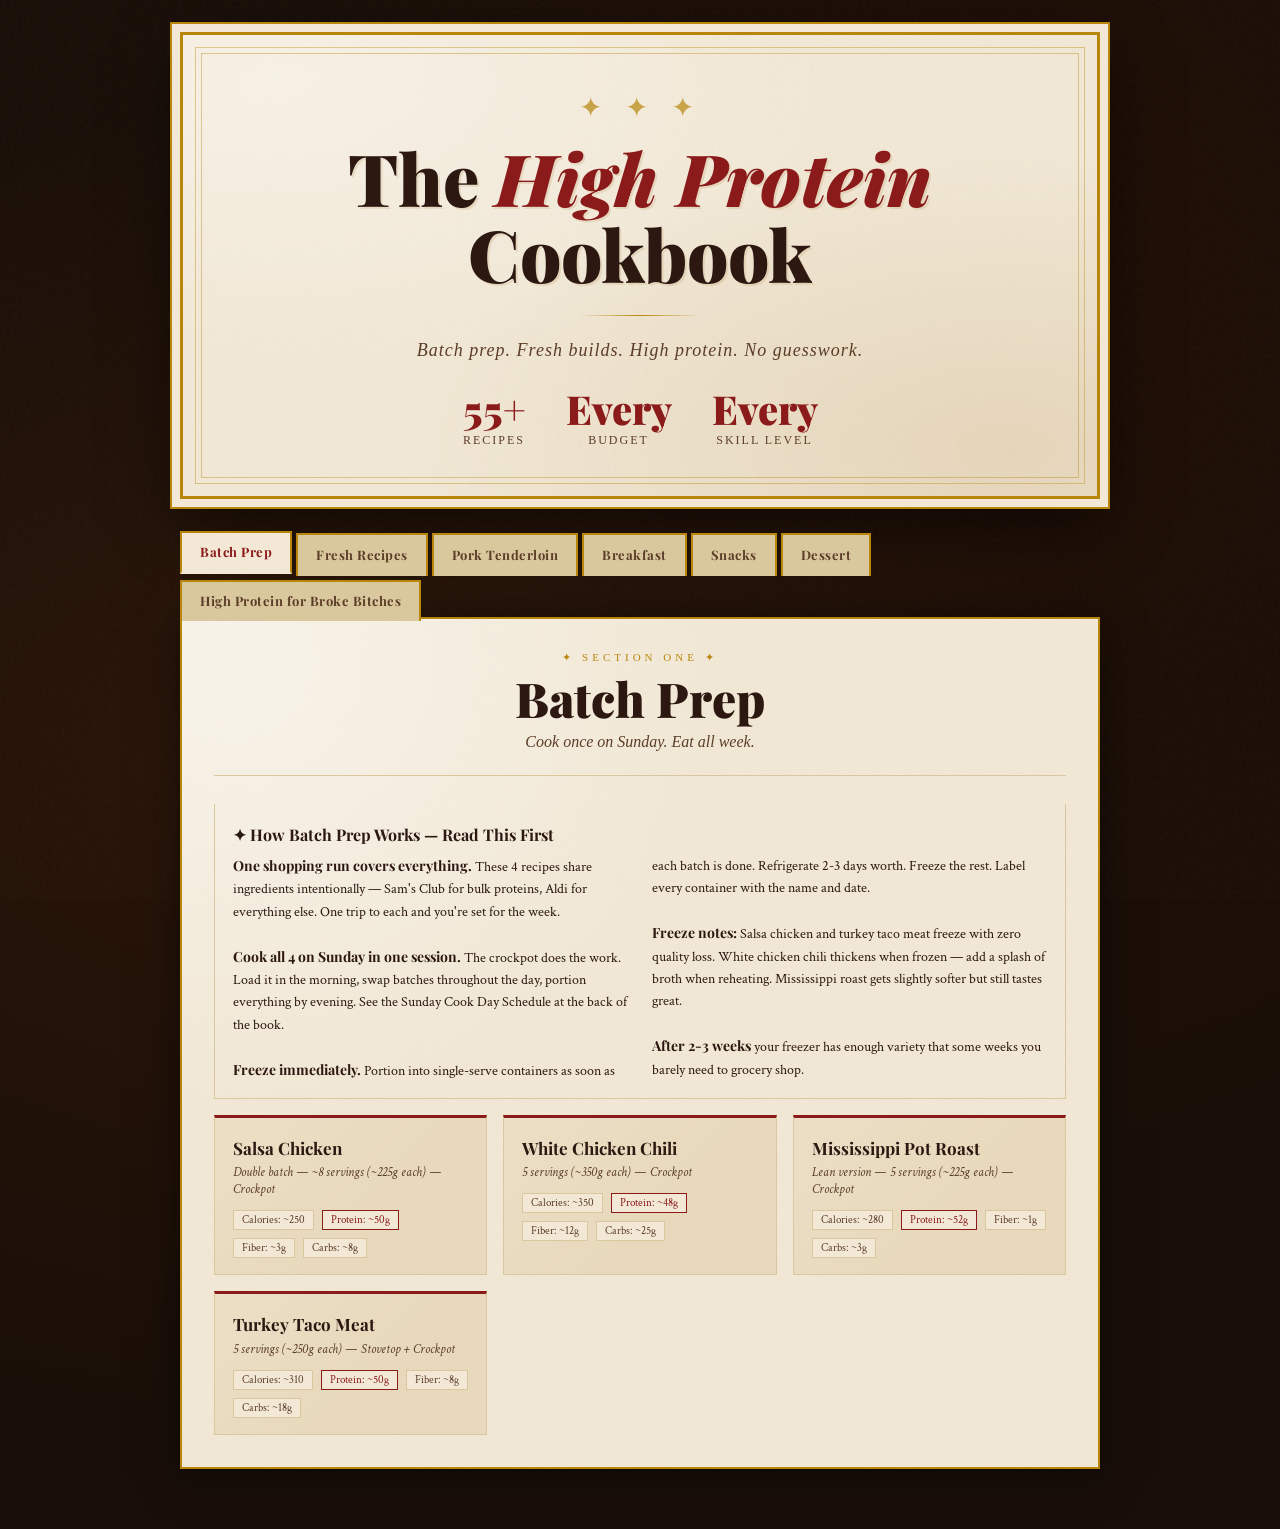
<file: index.html>
<!DOCTYPE html>
<html lang="en">
<head>
<meta charset="UTF-8">
<meta name="viewport" content="width=device-width, initial-scale=1.0">
<title>The High Protein Cookbook</title>
<link href="https://fonts.googleapis.com/css2?family=Playfair+Display:ital,wght@0,400;0,700;0,900;1,400;1,700&family=IM+Fell+English:ital@0;1&family=Crimson+Text:ital,wght@0,400;0,600;1,400&display=swap" rel="stylesheet">
<style>
  :root {
    --parchment:     #f2e8d5;
    --parchment-dk:  #e8d9bc;
    --parchment-dkr: #d9c89e;
    --ink:           #2c1810;
    --ink-lt:        #5c3d28;
    --red:           #8b1a1a;
    --gold:          #b8860b;
    --gold-lt:       #d4a827;
    --green:         #2d5a27;
    --shadow:        rgba(44,24,16,0.18);
  }

  * { box-sizing: border-box; margin: 0; padding: 0; }

  body {
    background: #1a0f08;
    background-image:
      radial-gradient(ellipse at 20% 50%, #2a1508 0%, transparent 60%),
      radial-gradient(ellipse at 80% 20%, #1f0e05 0%, transparent 50%);
    min-height: 100vh;
    font-family: 'Crimson Text', Georgia, serif;
    color: var(--ink);
  }

  /* ── NOISE TEXTURE OVERLAY ── */
  body::before {
    content: '';
    position: fixed;
    inset: 0;
    background-image: url("data:image/svg+xml,%3Csvg viewBox='0 0 256 256' xmlns='http://www.w3.org/2000/svg'%3E%3Cfilter id='noise'%3E%3CfeTurbulence type='fractalNoise' baseFrequency='0.9' numOctaves='4' stitchTiles='stitch'/%3E%3C/filter%3E%3Crect width='100%25' height='100%25' filter='url(%23noise)' opacity='0.04'/%3E%3C/svg%3E");
    pointer-events: none;
    z-index: 0;
    opacity: 0.6;
  }

  .page-wrap {
    position: relative;
    z-index: 1;
    max-width: 960px;
    margin: 0 auto;
    padding: 32px 20px 60px;
  }

  /* ── COVER ── */
  .cover {
    background: var(--parchment);
    background-image:
      radial-gradient(ellipse at 10% 10%, rgba(255,255,255,0.4) 0%, transparent 50%),
      radial-gradient(ellipse at 90% 90%, rgba(180,140,80,0.2) 0%, transparent 50%),
      url("data:image/svg+xml,%3Csvg width='400' height='400' xmlns='http://www.w3.org/2000/svg'%3E%3Cfilter id='p'%3E%3CfeTurbulence baseFrequency='0.65' numOctaves='3' stitchTiles='stitch'/%3E%3CfeColorMatrix type='saturate' values='0'/%3E%3C/filter%3E%3Crect width='100%25' height='100%25' filter='url(%23p)' opacity='0.06'/%3E%3C/svg%3E");
    border: 3px solid var(--gold);
    box-shadow: 0 0 0 8px var(--parchment), 0 0 0 10px var(--gold), 0 20px 60px rgba(0,0,0,0.6);
    padding: 56px 48px 48px;
    text-align: center;
    margin-bottom: 32px;
    position: relative;
    overflow: hidden;
  }

  .cover::before, .cover::after {
    content: '';
    position: absolute;
    border: 1.5px solid var(--gold);
    opacity: 0.4;
  }
  .cover::before { inset: 12px; }
  .cover::after  { inset: 18px; }

  .cover-ornament {
    font-family: 'IM Fell English', serif;
    color: var(--gold);
    font-size: 28px;
    letter-spacing: 8px;
    margin-bottom: 16px;
    opacity: 0.7;
  }

  .cover h1 {
    font-family: 'Playfair Display', Georgia, serif;
    font-size: clamp(36px, 7vw, 72px);
    font-weight: 900;
    line-height: 1.05;
    color: var(--ink);
    margin-bottom: 8px;
    text-shadow: 2px 2px 0 rgba(180,140,80,0.2);
  }

  .cover h1 span {
    color: var(--red);
    font-style: italic;
  }

  .cover-sub {
    font-family: 'IM Fell English', serif;
    font-style: italic;
    font-size: 18px;
    color: var(--ink-lt);
    margin: 16px 0 28px;
    letter-spacing: 1px;
  }

  .cover-stats {
    display: flex;
    justify-content: center;
    gap: 40px;
    margin-top: 28px;
    flex-wrap: wrap;
  }

  .cover-stat {
    text-align: center;
  }

  .cover-stat-num {
    font-family: 'Playfair Display', serif;
    font-size: 40px;
    font-weight: 900;
    color: var(--red);
    line-height: 1;
  }

  .cover-stat-label {
    font-family: 'IM Fell English', serif;
    font-size: 12px;
    letter-spacing: 2px;
    text-transform: uppercase;
    color: var(--ink-lt);
    margin-top: 4px;
  }

  .cover-divider {
    width: 120px;
    height: 1px;
    background: linear-gradient(to right, transparent, var(--gold), transparent);
    margin: 24px auto;
  }

  /* ── TABS ── */
  .tabs-wrap {
    display: flex;
    gap: 4px;
    flex-wrap: wrap;
    margin-bottom: -2px;
    position: relative;
    z-index: 2;
  }

  .tab-btn {
    background: var(--parchment-dkr);
    border: 2px solid var(--gold);
    border-bottom: none;
    padding: 10px 18px 12px;
    font-family: 'Playfair Display', serif;
    font-size: 13px;
    font-weight: 700;
    color: var(--ink-lt);
    cursor: pointer;
    transition: all 0.2s;
    letter-spacing: 0.5px;
    position: relative;
    top: 2px;
  }

  .tab-btn:hover {
    background: var(--parchment-dk);
    color: var(--ink);
  }

  .tab-btn.active {
    background: var(--parchment);
    color: var(--red);
    border-bottom: 2px solid var(--parchment);
    top: 0;
  }

  /* ── MAIN PANEL ── */
  .panel {
    background: var(--parchment);
    background-image:
      radial-gradient(ellipse at 5% 5%, rgba(255,255,255,0.5) 0%, transparent 40%),
      url("data:image/svg+xml,%3Csvg width='300' height='300' xmlns='http://www.w3.org/2000/svg'%3E%3Cfilter id='p'%3E%3CfeTurbulence baseFrequency='0.75' numOctaves='4' stitchTiles='stitch'/%3E%3CfeColorMatrix type='saturate' values='0'/%3E%3C/filter%3E%3Crect width='100%25' height='100%25' filter='url(%23p)' opacity='0.05'/%3E%3C/svg%3E");
    border: 2px solid var(--gold);
    box-shadow: 0 8px 40px rgba(0,0,0,0.5), inset 0 1px 0 rgba(255,255,255,0.4);
    padding: 32px;
    min-height: 500px;
  }

  .section { display: none; }
  .section.active { display: block; }

  /* ── SECTION HEADER ── */
  .section-header {
    text-align: center;
    padding-bottom: 24px;
    margin-bottom: 28px;
    border-bottom: 1px solid var(--parchment-dkr);
  }

  .section-label {
    font-family: 'IM Fell English', serif;
    font-size: 11px;
    letter-spacing: 4px;
    text-transform: uppercase;
    color: var(--gold);
    margin-bottom: 8px;
  }

  .section-title {
    font-family: 'Playfair Display', serif;
    font-size: clamp(28px, 5vw, 48px);
    font-weight: 900;
    color: var(--ink);
    line-height: 1.1;
  }

  .section-desc {
    font-family: 'IM Fell English', serif;
    font-style: italic;
    color: var(--ink-lt);
    margin-top: 8px;
    font-size: 16px;
  }

  /* ── RECIPE LIST ── */
  .recipe-grid {
    display: grid;
    grid-template-columns: repeat(auto-fill, minmax(260px, 1fr));
    gap: 16px;
  }

  .recipe-card {
    background: var(--parchment-dk);
    background-image: linear-gradient(135deg, rgba(255,255,255,0.15) 0%, transparent 60%);
    border: 1.5px solid var(--parchment-dkr);
    border-top: 3px solid var(--red);
    padding: 20px 18px 16px;
    cursor: pointer;
    transition: all 0.2s ease;
    position: relative;
  }

  .recipe-card:hover {
    background: #ede0c4;
    border-color: var(--gold);
    border-top-color: var(--red);
    box-shadow: 0 4px 16px var(--shadow);
    transform: translateY(-2px);
  }

  .recipe-card-num {
    font-family: 'Playfair Display', serif;
    font-size: 11px;
    font-weight: 700;
    letter-spacing: 2px;
    color: var(--gold);
    text-transform: uppercase;
    margin-bottom: 6px;
  }

  .recipe-card-name {
    font-family: 'Playfair Display', serif;
    font-size: 17px;
    font-weight: 700;
    color: var(--ink);
    line-height: 1.2;
    margin-bottom: 6px;
  }

  .recipe-card-meta {
    font-family: 'Crimson Text', serif;
    font-size: 13px;
    color: var(--ink-lt);
    font-style: italic;
  }

  .recipe-card-macros {
    display: flex;
    gap: 8px;
    margin-top: 12px;
    flex-wrap: wrap;
  }

  .macro-pill {
    background: var(--parchment);
    border: 1px solid var(--parchment-dkr);
    padding: 2px 8px;
    font-size: 11px;
    font-family: 'Crimson Text', serif;
    color: var(--ink-lt);
    white-space: nowrap;
  }

  .macro-pill.protein { border-color: var(--red); color: var(--red); }

  /* ── RECIPE DETAIL ── */
  .recipe-detail { display: none; }
  .recipe-detail.active { display: block; }
  .recipe-list-view { display: block; }
  .recipe-list-view.hidden { display: none; }

  .back-btn {
    background: none;
    border: 1.5px solid var(--ink-lt);
    padding: 6px 16px;
    font-family: 'Playfair Display', serif;
    font-size: 13px;
    color: var(--ink-lt);
    cursor: pointer;
    margin-bottom: 24px;
    transition: all 0.2s;
    letter-spacing: 0.5px;
  }

  .back-btn:hover {
    border-color: var(--red);
    color: var(--red);
  }

  .recipe-title {
    font-family: 'Playfair Display', serif;
    font-size: clamp(24px, 5vw, 42px);
    font-weight: 900;
    color: var(--ink);
    line-height: 1.1;
    margin-bottom: 6px;
  }

  .recipe-subtitle {
    font-family: 'IM Fell English', serif;
    font-style: italic;
    color: var(--ink-lt);
    font-size: 15px;
    margin-bottom: 20px;
    padding-bottom: 20px;
    border-bottom: 1px solid var(--parchment-dkr);
  }

  .recipe-body {
    display: grid;
    grid-template-columns: 1fr 1.4fr;
    gap: 32px;
    margin-bottom: 28px;
  }

  @media (max-width: 600px) {
    .recipe-body { grid-template-columns: 1fr; }
  }

  .col-label {
    font-family: 'Playfair Display', serif;
    font-size: 11px;
    font-weight: 700;
    letter-spacing: 3px;
    text-transform: uppercase;
    color: var(--gold);
    margin-bottom: 14px;
    padding-bottom: 8px;
    border-bottom: 1px solid var(--parchment-dkr);
  }

  .ingredient-list {
    list-style: none;
    display: flex;
    flex-direction: column;
    gap: 8px;
  }

  .ingredient-list li {
    font-size: 15px;
    color: var(--ink);
    padding-left: 14px;
    position: relative;
    line-height: 1.4;
  }

  .ingredient-list li::before {
    content: '—';
    position: absolute;
    left: 0;
    color: var(--gold);
    font-size: 12px;
  }

  .ingredient-list li.section-label {
    padding-left: 0;
    margin-top: 14px;
    margin-bottom: 2px;
    font-family: 'Playfair Display', serif;
    font-size: 10px;
    font-weight: 700;
    letter-spacing: 2.5px;
    text-transform: uppercase;
    color: var(--gold);
    border-bottom: 1px solid var(--parchment-dkr);
    padding-bottom: 4px;
  }

  .ingredient-list li.section-label::before { display: none; }
  .ingredient-list li.section-label:first-child { margin-top: 0; }

  .step-list {
    list-style: none;
    display: flex;
    flex-direction: column;
    gap: 14px;
  }

  .step-list li {
    display: flex;
    gap: 14px;
    font-size: 15px;
    line-height: 1.5;
    color: var(--ink);
  }

  .step-num {
    font-family: 'Playfair Display', serif;
    font-size: 20px;
    font-weight: 900;
    color: var(--red);
    min-width: 24px;
    line-height: 1.2;
  }

  /* ── MACRO BAR ── */
  .macro-bar {
    display: grid;
    grid-template-columns: repeat(4, 1fr);
    gap: 0;
    border: 1.5px solid var(--parchment-dkr);
    margin-bottom: 20px;
  }

  .macro-item {
    padding: 14px 12px;
    text-align: center;
    border-right: 1px solid var(--parchment-dkr);
    background: var(--parchment-dk);
  }

  .macro-item:last-child { border-right: none; }

  .macro-val {
    font-family: 'Playfair Display', serif;
    font-size: 22px;
    font-weight: 900;
    color: var(--green);
    line-height: 1;
  }

  .macro-lbl {
    font-size: 10px;
    letter-spacing: 1.5px;
    text-transform: uppercase;
    color: var(--ink-lt);
    margin-top: 4px;
    font-family: 'Crimson Text', serif;
  }

  /* ── NOTES BOX ── */
  .notes-box {
    background: var(--parchment-dk);
    border-left: 3px solid var(--gold);
    padding: 16px 20px;
    font-style: italic;
    font-size: 14px;
    color: var(--ink-lt);
    line-height: 1.6;
  }

  .notes-box strong {
    font-style: normal;
    color: var(--gold);
    font-family: 'Playfair Display', serif;
    font-size: 11px;
    letter-spacing: 2px;
    text-transform: uppercase;
    display: block;
    margin-bottom: 6px;
  }

  /* ── ORNAMENTS ── */
  .ornament {
    text-align: center;
    color: var(--gold);
    font-size: 20px;
    opacity: 0.5;
    margin: 8px 0;
    letter-spacing: 8px;
  }

  .recipe-card.tier-divider {
    background: var(--ink);
    border-top: 3px solid var(--gold);
    cursor: default;
    grid-column: 1 / -1;
    padding: 14px 20px;
    transform: none;
  }

  .recipe-card.tier-divider:hover {
    background: var(--ink);
    transform: none;
    box-shadow: none;
    border-color: var(--gold);
    border-top-color: var(--gold);
  }

  .tier-divider-label {
    font-family: 'Playfair Display', serif;
    font-size: 13px;
    font-weight: 700;
    letter-spacing: 3px;
    text-transform: uppercase;
    color: var(--gold);
  }

  .tier-divider-sub {
    font-family: 'IM Fell English', serif;
    font-size: 13px;
    font-style: italic;
    color: var(--midGray);
    color: #aaa;
    margin-top: 2px;
  }

  .recipe-card.info-card {
    background: var(--navyLt);
    border-top: 3px solid var(--navy);
    grid-column: 1 / -1;
  }

  .recipe-card.info-card:hover {
    border-top-color: var(--navy);
    border-color: var(--navy);
  }

  .info-card-title {
    font-family: 'Playfair Display', serif;
    font-size: 16px;
    font-weight: 700;
    color: var(--navy);
    margin-bottom: 10px;
  }

  .info-card-body {
    font-size: 14px;
    color: var(--ink);
    line-height: 1.6;
    column-count: 2;
    column-gap: 24px;
  }

  @media (max-width: 600px) {
    .info-card-body { column-count: 1; }
  }

  .info-card-body strong {
    color: var(--navy);
    font-family: 'Playfair Display', serif;
  }
  ::-webkit-scrollbar { width: 8px; }
  ::-webkit-scrollbar-track { background: #1a0f08; }
  ::-webkit-scrollbar-thumb { background: var(--gold); border-radius: 0; }
</style>
</head>
<body>
<div class="page-wrap">

  <!-- COVER -->
  <div class="cover">
    <div class="cover-ornament">✦ ✦ ✦</div>
    <h1>The <span>High Protein</span><br>Cookbook</h1>
    <div class="cover-divider"></div>
    <div class="cover-sub">Batch prep. Fresh builds. High protein. No guesswork.</div>
    <div class="cover-stats">
      <div class="cover-stat">
        <div class="cover-stat-num">55+</div>
        <div class="cover-stat-label">Recipes</div>
      </div>
      <div class="cover-stat">
        <div class="cover-stat-num">Every</div>
        <div class="cover-stat-label">Budget</div>
      </div>
      <div class="cover-stat">
        <div class="cover-stat-num">Every</div>
        <div class="cover-stat-label">Skill Level</div>
      </div>
    </div>
  </div>

  <!-- TABS -->
  <div class="tabs-wrap">
    <button class="tab-btn active" onclick="switchTab('batch')">Batch Prep</button>
    <button class="tab-btn" onclick="switchTab('fresh')">Fresh Recipes</button>
    <button class="tab-btn" onclick="switchTab('tenderloin')">Pork Tenderloin</button>
    <button class="tab-btn" onclick="switchTab('breakfast')">Breakfast</button>
    <button class="tab-btn" onclick="switchTab('snacks')">Snacks</button>
    <button class="tab-btn" onclick="switchTab('dessert')">Dessert</button>
    <button class="tab-btn" onclick="switchTab('struggle')">High Protein for Broke Bitches</button>
  </div>

  <!-- PANEL -->
  <div class="panel">

    <!-- BATCH PREP -->
    <div class="section active" id="tab-batch">
      <div class="recipe-list-view" id="list-batch">
        <div class="section-header">
          <div class="section-label">✦ Section One ✦</div>
          <div class="section-title">Batch Prep</div>
          <div class="section-desc">Cook once on Sunday. Eat all week.</div>
        </div>
        <div class="recipe-grid" id="grid-batch"></div>
      </div>
      <div class="recipe-detail" id="detail-batch"></div>
    </div>

    <!-- FRESH RECIPES -->
    <div class="section" id="tab-fresh">
      <div class="recipe-list-view" id="list-fresh">
        <div class="section-header">
          <div class="section-label">✦ Section Two ✦</div>
          <div class="section-title">Fresh Recipes</div>
          <div class="section-desc">Made to order. Done in 15–20 minutes.</div>
        </div>
        <div class="recipe-grid" id="grid-fresh"></div>
      </div>
      <div class="recipe-detail" id="detail-fresh"></div>
    </div>

    <!-- PORK TENDERLOIN -->
    <div class="section" id="tab-tenderloin">
      <div class="recipe-list-view" id="list-tenderloin">
        <div class="section-header">
          <div class="section-label">✦ Section Three ✦</div>
          <div class="section-title">Pork Tenderloin</div>
          <div class="section-desc">Lean, cheap, versatile. Six ways to cook it.</div>
        </div>
        <div class="recipe-grid" id="grid-tenderloin"></div>
      </div>
      <div class="recipe-detail" id="detail-tenderloin"></div>
    </div>

    <!-- BREAKFAST -->
    <div class="section" id="tab-breakfast">
      <div class="recipe-list-view" id="list-breakfast">
        <div class="section-header">
          <div class="section-label">✦ Section Four ✦</div>
          <div class="section-title">Breakfast</div>
          <div class="section-desc">Fast, high protein, minimal effort.</div>
        </div>
        <div class="recipe-grid" id="grid-breakfast"></div>
      </div>
      <div class="recipe-detail" id="detail-breakfast"></div>
    </div>

    <!-- SNACKS -->
    <div class="section" id="tab-snacks">
      <div class="recipe-list-view" id="list-snacks">
        <div class="section-header">
          <div class="section-label">✦ Section Five ✦</div>
          <div class="section-title">Snacks</div>
          <div class="section-desc">High protein. No guesswork. Grab and go.</div>
        </div>
        <div class="recipe-grid" id="grid-snacks"></div>
      </div>
      <div class="recipe-detail" id="detail-snacks"></div>
    </div>

    <!-- DESSERT -->
    <div class="section" id="tab-dessert">
      <div class="recipe-list-view" id="list-dessert">
        <div class="section-header">
          <div class="section-label">✦ Section Six ✦</div>
          <div class="section-title">Dessert</div>
          <div class="section-desc">Tastes like a treat. Built like a meal.</div>
        </div>
        <div class="recipe-grid" id="grid-dessert"></div>
      </div>
      <div class="recipe-detail" id="detail-dessert"></div>
    </div>

    <!-- STRUGGLE MEALS -->
    <div class="section" id="tab-struggle">
      <div class="recipe-list-view" id="list-struggle">
        <div class="section-header">
          <div class="section-label">✦ Section Seven ✦</div>
          <div class="section-title">High Protein for Broke Bitches</div>
          <div class="section-desc">Three tiers. $0.75 to $3 per meal. A complete budget eating system.</div>
        </div>
        <div class="recipe-grid" id="grid-struggle"></div>
      </div>
      <div class="recipe-detail" id="detail-struggle"></div>
    </div>

  </div>
</div>

<script>
const RECIPES = {
  batch: [
    {
      type: 'info',
      name: '✦ How Batch Prep Works — Read This First',
      body: `
        <strong>One shopping run covers everything.</strong> These 4 recipes share ingredients intentionally — Sam's Club for bulk proteins, Aldi for everything else. One trip to each and you're set for the week.<br><br>
        <strong>Cook all 4 on Sunday in one session.</strong> The crockpot does the work. Load it in the morning, swap batches throughout the day, portion everything by evening. See the Sunday Cook Day Schedule at the back of the book.<br><br>
        <strong>Freeze immediately.</strong> Portion into single-serve containers as soon as each batch is done. Refrigerate 2-3 days worth. Freeze the rest. Label every container with the name and date.<br><br>
        <strong>Freeze notes:</strong> Salsa chicken and turkey taco meat freeze with zero quality loss. White chicken chili thickens when frozen — add a splash of broth when reheating. Mississippi roast gets slightly softer but still tastes great.<br><br>
        <strong>After 2-3 weeks</strong> your freezer has enough variety that some weeks you barely need to grocery shop.
      `,
    },
    {
      name: "Salsa Chicken",
      subtitle: "Double batch — ~8 servings (~225g each) — Crockpot",
      time: "6–8 hrs",
      macros: [{l:"Calories",v:"~250"},{l:"Protein",v:"~50g"},{l:"Fiber",v:"~3g"},{l:"Carbs",v:"~8g"}],
      ingredients: [
        "6 lbs Member's Mark chicken breast",
        "2 jars Casa Mamita Chunky Salsa (16 oz each)",
        "2 packets Casa Mamita Taco Seasoning",
        "Juice of 2 limes",
      ],
      steps: [
        "Dump everything into the crockpot.",
        "Cook on LOW for 6–8 hours.",
        "Shred with two forks. Serve over rice, in wraps, or as a bowl.",
        "Freezes perfectly — no quality loss.",
      ],
      notes: "Per 8 oz serving. Salsa chicken and turkey taco meat freeze best — basically zero quality loss.",
    },
    {
      name: "White Chicken Chili",
      subtitle: "5 servings (~350g each) — Crockpot",
      time: "6–8 hrs",
      macros: [{l:"Calories",v:"~350"},{l:"Protein",v:"~48g"},{l:"Fiber",v:"~12g"},{l:"Carbs",v:"~25g"}],
      ingredients: [
        "2.5 lbs Member's Mark chicken breast",
        "2 cans Dakota's Pride Great Northern Beans (drained)",
        "1 can Casa Mamita Diced Green Chiles",
        "32 oz Chef's Cupboard Chicken Broth",
        "1 tsp each: cumin, garlic powder, onion powder",
        "4 oz Happy Farms Fat-Free Cream Cheese (last 30 min)",
      ],
      steps: [
        "Add everything except cream cheese to the crockpot.",
        "Cook on LOW for 6–8 hours.",
        "Shred chicken with two forks.",
        "Stir in cream cheese until melted and creamy.",
        "When reheating from frozen, add a splash of broth — it thickens up.",
      ],
      notes: "White chicken chili thickens when frozen. Add a splash of broth when reheating.",
    },
    {
      name: "Mississippi Pot Roast",
      subtitle: "Lean version — 5 servings (~225g each) — Crockpot",
      time: "8 hrs",
      macros: [{l:"Calories",v:"~280"},{l:"Protein",v:"~52g"},{l:"Fiber",v:"~1g"},{l:"Carbs",v:"~3g"}],
      ingredients: [
        "3 lb Member's Mark USDA Choice Angus Eye of Round Roast",
        "1 packet Hidden Valley Ranch Seasoning (Meijer)",
        "1 packet McCormick Au Jus Gravy Mix (Meijer)",
        "5–6 Tuscan Garden Pepperoncini + splash of jar juice",
        "NO BUTTER — skip it entirely",
      ],
      steps: [
        "Place roast in crockpot.",
        "Sprinkle both seasoning packets on top.",
        "Add pepperoncini and a splash of the jar juice.",
        "Cook on LOW for 8 hours until it shreds with a fork.",
      ],
      notes: "Eye of round is far leaner than chuck — keeps the macros tight without sacrificing flavor. Mississippi roast gets slightly softer after freezing — still tastes great.",
    },
    {
      name: "Turkey Taco Meat",
      subtitle: "5 servings (~250g each) — Stovetop + Crockpot",
      time: "4–6 hrs",
      macros: [{l:"Calories",v:"~310"},{l:"Protein",v:"~50g"},{l:"Fiber",v:"~8g"},{l:"Carbs",v:"~18g"}],
      ingredients: [
        "3 lbs Shady Brook Farms 93/7 Ground Turkey",
        "1 can Dakota's Pride Black Beans (drained)",
        "1 can Casa Mamita Diced Tomatoes w/ Green Chiles",
        "1 packet Casa Mamita Taco Seasoning",
      ],
      steps: [
        "Brown turkey in a skillet first — better texture, worth the extra step.",
        "Combine everything in the crockpot.",
        "Cook on LOW 4–6 hours.",
        "Use for bowls, lettuce wraps, or low-carb tortillas.",
      ],
      notes: "Brown the turkey first — better texture, worth the extra step. Freezes great.",
    },
  ],
  fresh: [
    {
      type: 'info',
      name: '✦ Two Techniques That Appear in Almost Every Recipe Here',
      body: `
        <strong>SCREAMING HOT PAN.</strong> If the pan isn't hot enough before food goes in, you get steam not sear. No crust, no color, no flavor. Heat your pan until it just starts to smoke before adding anything. This applies to every ahi tuna, salmon, chicken thigh, steak, shrimp, and burger in this section. If you only learn one thing from this cookbook, make it this.<br><br>
        <strong>REST BEFORE SLICING.</strong> Every protein in this section needs to rest after cooking — 1 minute for shrimp and thin cuts, 5 minutes for thighs, steak, and tenderloin. Slice immediately and the juice runs out onto the cutting board. Rest it and it stays in the meat. This is not optional.<br><br>
        <strong>Equipment you actually need:</strong> A cast iron or heavy oven-safe skillet covers almost everything here — searing proteins stovetop then finishing in the oven in one pan. A sheet pan for roasting potatoes. A blender for the mac and cheese sauce. Everything else is standard.
      `,
    },
    {
      name: "High Protein Mac & Cheese",
      subtitle: "1 massive serving — Stovetop — ~15 min",
      time: "15 min",
      macros: [{l:"Calories",v:"~850"},{l:"Protein",v:"~105g"},{l:"Fiber",v:"~14g"},{l:"Carbs",v:"~52g"}],
      ingredients: [
        "3.5 oz dry Banza chickpea pasta (~half a box)",
        "2 cups low-fat cottage cheese, blended completely smooth",
        "¼ cup Fairlife fat-free milk (plus more to adjust)",
        "2 oz sharp cheddar, shredded",
        "4 tbsp nutritional yeast",
        "6 oz cooked shredded chicken breast",
        "1 tsp mustard powder + 1 tsp garlic powder",
        "½ tsp paprika + pinch of cayenne",
        "Salt + pepper",
        "1 bag Season's Choice steamable broccoli (recommended)",
        "OPTIONAL: 3 pinches (~¾ tsp) all-purpose flour — whisk into blended cottage cheese before heating for silkier sauce (+~10 cal)",
      ],
      steps: [
        "Cook Banza per box directions. Drain but don't rinse — starch helps sauce cling.",
        "Blend cottage cheese + Fairlife until completely smooth. No lumps. Most important step.",
        "Pour into saucepan over medium-low. Add cheddar, nooch, spices. Whisk until smooth, 3–4 min.",
        "Check consistency — should be almost pourable. Add Fairlife a splash at a time if too thick.",
        "Add shredded chicken and broccoli. Stir to coat and warm through, ~2 min.",
        "Kill the heat. Add pasta and fold everything together. Sauce should pool at the bottom.",
        "Eat immediately — sauce gets absorbed as it sits.",
      ],
      notes: "Keep heat on medium-low — too hot and the sauce seizes up. Add pasta last, off the heat. FLOUR TRICK: Whisk 3 small pinches of flour into the blended cottage cheese before heating for a silkier, more coating texture. Adds only ~10 calories.",
    },
    {
      name: "Refried Bean & Shrimp Bowl",
      subtitle: "1 serving — Stovetop — ~15 min",
      time: "15 min",
      macros: [{l:"Calories",v:"~520"},{l:"Protein",v:"~56g"},{l:"Fiber",v:"~14g"},{l:"Carbs",v:"~38g"}],
      ingredients: [
        "6 oz raw shrimp, peeled + deveined (31/40 count)",
        "1 tsp chili powder + 1 tsp garlic powder",
        "½ tsp cumin + ½ tsp paprika",
        "1 tbsp nutritional yeast (in shrimp rub)",
        "Juice of ½ lime",
        "[Bean Base]",
        "½ cup fat-free refried beans (Casa Mamita)",
        "¼ cup chicken broth",
        "3 tbsp nutritional yeast (in beans)",
        "½ bag Season's Choice riced cauliflower (frozen)",
        "[Toppings]",
        "2 tbsp Friendly Farms plain Greek yogurt",
        "2 tbsp Casa Mamita salsa + pickled jalapeños + lime",
      ],
      steps: [
        "Microwave cauliflower rice per bag. Press out moisture with paper towel — don't skip this.",
        "Pat shrimp completely dry. Toss with all spices and nutritional yeast.",
        "Screaming hot pan. Sear shrimp 2 min per side. Squeeze lime off heat. Set aside.",
        "Drop to medium-low. Add refried beans + broth, stir. Fold in cauliflower rice and nooch. Warm 2–3 min.",
        "Beans into the bowl, shrimp on top. Greek yogurt, salsa, jalapeños, lime to finish.",
      ],
      notes: "Nutritional yeast goes in both the shrimp rub AND the beans — adds cheesy umami depth without touching your macros. Squeeze out the cauliflower rice moisture or the beans go watery.",
    },
    {
      name: "Sesame-Ginger Seared Ahi",
      subtitle: "1 serving — Stovetop — ~20 min",
      time: "20 min",
      macros: [{l:"Calories",v:"~480"},{l:"Protein",v:"~74g"},{l:"Fiber",v:"~4g"},{l:"Carbs",v:"~14g"}],
      ingredients: [
        "6–8 oz ahi tuna steak (~1 inch thick)",
        "2 tbsp sesame seeds (white or mixed)",
        "2 tbsp nutritional yeast (in crust)",
        "1 tsp garlic powder + 1 tsp ground ginger",
        "½ tsp black pepper + pinch of salt",
        "[Dipping Sauce]",
        "2 tbsp low-sodium soy sauce",
        "1 tbsp nutritional yeast (in sauce)",
        "1 tsp fresh ginger, grated + 1 tsp rice vinegar",
        "½ tsp sesame oil + pinch of red pepper flakes",
        "[Veggies]",
        "1 bag Season's Choice stir fry blend",
        "1 tsp soy sauce + ½ tsp sesame oil + ½ tsp garlic powder",
      ],
      steps: [
        "Whisk all sauce ingredients including nutritional yeast. Set aside — thickens as it sits.",
        "Cook stir fry veggies per bag. Toss immediately with soy, sesame oil, garlic powder.",
        "Pat tuna dry. Combine garlic powder, ginger, nooch, pepper, salt. Press onto both sides. Press sesame seeds in firmly.",
        "Screaming hot pan. Tiny oil spray only. Sear 60–90 seconds per side — don't touch it.",
        "Pull, rest 1 minute, slice against the grain. Veggies on plate, tuna on top, sauce drizzled over.",
      ],
      notes: "Nutritional yeast in both the crust and sauce — adds umami depth and helps the crust adhere. Sesame oil in the sauce and veggies only, never in the pan — it burns at high heat.",
    },
    {
      name: "Mediterranean Seared Ahi Tuna",
      subtitle: "1 serving — Stovetop — ~20 min",
      time: "20 min",
      macros: [{l:"Calories",v:"~520"},{l:"Protein",v:"~75g"},{l:"Fiber",v:"~4g"},{l:"Carbs",v:"~38g"}],
      ingredients: [
        "6–8 oz ahi tuna steak (~1 inch thick)",
        "1 tsp garlic powder + 1 tsp dried oregano",
        "½ tsp dried thyme + ½ tsp paprika",
        "Salt + cracked black pepper",
        "Zest of ½ lemon + squeeze after searing",
        "[Yogurt Sauce]",
        "¼ cup Friendly Farms plain Greek yogurt",
        "½ tsp garlic powder + juice of ¼ lemon",
        "Pinch of salt + dried dill",
        "[Sides]",
        "1 bag Season's Choice green beans or asparagus",
        "½ cup jasmine rice",
      ],
      steps: [
        "Mix yogurt sauce: whisk together Greek yogurt, garlic powder, lemon juice, dill, and salt. Refrigerate while you cook.",
        "Cook rice. Steam veggies per bag directions.",
        "Pat tuna completely dry. Mix spices + lemon zest. Press firmly onto both sides.",
        "Screaming hot pan. No oil or tiny spray only. Sear 60–90 seconds per side max.",
        "Pull immediately. Squeeze lemon over the top. Rest 1 minute, slice against the grain.",
        "Rice down first, veggies alongside, tuna sliced on top, yogurt sauce drizzled or on the side.",
      ],
      notes: "Pan has to be screaming hot or you'll steam it instead of sear. Don't go past 90 seconds per side — ahi is meant to be rare in the center.",
    },
    {
      name: "Marinated Eye of Round Steak",
      subtitle: "1 serving — Stovetop + Oven — ~35 min (+ marinate)",
      time: "35 min",
      macros: [{l:"Calories",v:"~580"},{l:"Protein",v:"~65g"},{l:"Fiber",v:"~5g"},{l:"Carbs",v:"~52g"}],
      ingredients: [
        "6–8 oz eye of round steak, sliced ~¾ inch thick",
        "2 tbsp low-sodium soy sauce",
        "1 tbsp Worcestershire sauce",
        "1 tsp garlic powder + 1 tsp onion powder",
        "½ tsp black pepper + ½ tsp smoked paprika",
        "Juice of ¼ lemon",
        "[Pick Your Potato]",
        "6 oz baby potatoes, halved — OR — 6 oz sweet potato, cubed",
        "½ tsp garlic powder + ½ tsp smoked paprika + light cooking spray",
        "[Veggies]",
        "1 bag Season's Choice green beans or broccoli",
      ],
      steps: [
        "Combine marinade ingredients. Add steak, marinate at least 30 min — overnight is best.",
        "Preheat oven to 425°F. Toss potatoes with spices and oil spray. Roast 25–30 min, flip at 15.",
        "Pull steak from marinade. Pat lightly dry.",
        "Screaming hot pan. Sear 2–3 min per side for medium-rare.",
        "Rest 5 minutes — non-negotiable. Slice thin against the grain.",
        "Steam veggies while steak rests. Plate everything.",
      ],
      notes: "PICK YOUR POTATO: Baby potatoes = crispier, slightly lower carb. Sweet potato = more fiber, slightly higher carb. Same temp, same timing. Always slice against the grain and thin — this cut earns tenderness through time and technique, not fat.",
    },
    {
      name: "Blackened Cajun Salmon",
      subtitle: "1 serving — Stovetop + Oven — ~35 min",
      time: "35 min",
      macros: [{l:"Calories",v:"~620"},{l:"Protein",v:"~62g"},{l:"Fiber",v:"~5g"},{l:"Carbs",v:"~48g"}],
      ingredients: [
        "6–8 oz salmon fillet, skin on",
        "1 tsp smoked paprika + 1 tsp garlic powder",
        "½ tsp onion powder + ½ tsp cayenne",
        "½ tsp dried thyme + ½ tsp dried oregano",
        "½ tsp black pepper + ½ tsp salt",
        "[Yogurt Cool-Down Sauce]",
        "¼ cup Friendly Farms plain Greek yogurt",
        "Juice of ¼ lemon + ¼ tsp garlic powder + pinch of dill + salt",
        "[Pick Your Potato]",
        "6 oz baby potatoes, halved — OR — 6 oz sweet potato, cubed",
        "½ tsp smoked paprika + ½ tsp garlic powder + light cooking spray",
        "[Veggies]",
        "1 bag Season's Choice broccoli or green beans",
      ],
      steps: [
        "Preheat oven to 425°F. Toss potatoes with spices and oil spray. Roast 25–30 min, flip at 15.",
        "Make yogurt sauce: whisk together Greek yogurt, lemon juice, garlic powder, dill, and salt. Refrigerate while everything else cooks.",
        "Mix all blackening spices. Pat salmon completely dry. Press spice blend firmly onto flesh side.",
        "Cast iron or heavy pan over high heat until smoking. No oil or tiny spray.",
        "Salmon flesh-side down. Sear 2–3 min until deep dark crust — looks almost burnt. That's correct.",
        "Flip to skin side. Drop to medium. Cook 3–4 more min until just cooked through.",
        "Steam veggies while salmon finishes. Plate with yogurt sauce.",
      ],
      notes: "PICK YOUR POTATO: Baby potatoes = ~48g carbs. Sweet potato = ~58g carbs, more fiber. The crust should look dark, almost burnt — that's the blackening. Yogurt sauce is essential — cuts the heat and richness.",
    },
    {
      name: "Smash Burger",
      subtitle: "2 double smash burgers — Stovetop — ~15 min",
      time: "15 min",
      macros: [{l:"Calories",v:"~480"},{l:"Protein",v:"~52g"},{l:"Fiber",v:"~2g"},{l:"Carbs",v:"~28g"}],
      ingredients: [
        "½ lb 93/7 lean ground beef",
        "2 Kroger CarbMaster buns",
        "2 slices Kroger fat-free American cheese",
        "Ketchup + mustard",
        "Thin sliced dill pickles",
        "[Pick Your Season]",
        "Classic: salt, pepper, garlic powder",
        "Bold: smash burger seasoning blend",
        "Simple: salt + pepper only",
      ],
      steps: [
        "Divide beef into 4 equal balls — about 2 oz each. Don't overwork the meat.",
        "Get a flat pan or cast iron screaming hot over high heat. No oil needed.",
        "Season the tops of the balls right before they hit the pan.",
        "Place 2 balls in pan. Lay parchment over each. Smash hard and fast — press and hold 10 seconds.",
        "Peel parchment off. Cook undisturbed 60–90 seconds until deep brown crust forms.",
        "Flip once. Cheese on immediately. Cook 30–45 more seconds.",
        "Toast buns cut-side down in same pan, 30 seconds. Stack two patties per bun.",
      ],
      notes: "The crust is everything — don't move the patties after smashing. Pan must be screaming hot or you'll steam them. Two thin patties per burger always beats one thick one for crust-to-meat ratio.",
    },
    {
      name: "Southwest Chicken Salad",
      subtitle: "1 serving — No cook — 5 min with prepped chicken",
      time: "5 min",
      macros: [{l:"Calories",v:"~480"},{l:"Protein",v:"~58g"},{l:"Fiber",v:"~10g"},{l:"Carbs",v:"~38g"}],
      ingredients: [
        "6 oz salsa chicken or rotisserie chicken (from batch prep)",
        "3 cups romaine, chopped",
        "¼ cup black beans (drained, rinsed)",
        "¼ cup frozen corn, thawed",
        "¼ cup cherry tomatoes, halved",
        "2 tbsp Casa Mamita salsa",
        "2 tbsp red onion, thin sliced",
        "Handful of mini cucumbers, sliced",
        "Small handful Clancy's pork rinds, lightly crushed",
        "Pickled jalapeños (optional)",
        "[Lightened Honey Mustard Dressing]",
        "3 tbsp Friendly Farms plain Greek yogurt",
        "1 tsp yellow or dijon mustard",
        "1 tsp honey + splash of apple cider vinegar",
        "1–2 tbsp water to thin to drizzle consistency",
      ],
      steps: [
        "Make dressing: whisk together Greek yogurt, mustard, honey, and apple cider vinegar. Add water a splash at a time until it drizzles easily — more mustard for tang, more honey for sweet.",
        "Build the bowl — romaine, beans, corn, tomatoes, cucumber, red onion, salsa.",
        "Pull chicken from fridge, slice or shred, drop on top.",
        "Drizzle dressing. Crush pork rinds fine and scatter over top like croutons right before eating.",
      ],
      notes: "5 minute meal when batch prep is stocked. Crush pork rinds fine — big chunks just sit there. Add them last minute or they go soft. The salsa in the base replaces half the dressing you'd normally need.",
    },
    {
      name: "High Protein Cottage Cheese Pizza",
      subtitle: "1 serving — Oven — ~40 min",
      time: "40 min",
      macros: [{l:"Calories",v:"~520"},{l:"Protein",v:"~58g"},{l:"Fiber",v:"~4g"},{l:"Carbs",v:"~22g"}],
      ingredients: [
        "[Crust]",
        "¾ cup low-fat cottage cheese, blended completely smooth",
        "1 whole egg",
        "3 tbsp nutritional yeast + ½ tsp garlic powder + ½ tsp Italian seasoning + pinch of salt",
        "[Pick Your Sauce]",
        "Red: 3 tbsp Cento passata + ¼ tsp garlic powder + ¼ tsp Italian seasoning",
        "White: 3 tbsp Greek yogurt + ¼ tsp garlic powder + 1 tsp nooch + pinch dried basil",
        "[Toppings]",
        "1 oz turkey pepperoni",
        "¼ cup mushrooms, sliced thin",
        "¼ cup bell peppers, thin sliced",
        "2 tbsp red onion, thin sliced",
        "2 tbsp crumbled feta + 1 oz shredded mozzarella",
      ],
      steps: [
        "Preheat oven to 400°F. Line baking sheet with parchment, spray lightly.",
        "Blend cottage cheese completely smooth. Whisk in egg, nooch, and spices.",
        "Pour onto parchment, spread thin (~¼ inch). Thinner = crispier.",
        "Bake 25–28 minutes until golden and set. Don't rush — underbaked crust won't hold toppings.",
        "Add sauce of choice, then veggies, cheese, and feta. Pepperoni last.",
        "Back in oven 8–10 min. Broil 2 min for color. Rest 3–4 min before slicing.",
      ],
      notes: "Nutritional yeast goes in both the crust AND the white sauce — acts as parmesan substitute. Blend cottage cheese fully or lumps won't bake out. Rest before slicing — non-negotiable.",
    },
    {
      name: "Meatless Bolognese",
      subtitle: "2 servings (~400g each) — Stovetop — ~35 min",
      time: "35 min",
      macros: [{l:"Calories",v:"~580"},{l:"Protein",v:"~42g"},{l:"Fiber",v:"~22g"},{l:"Carbs",v:"~92g"}],
      ingredients: [
        "1 cup brown or green lentils, rinsed",
        "2 cups mushrooms, finely chopped",
        "1 can (14 oz) Cento passata",
        "½ cup low-sodium chicken or veggie broth",
        "½ medium onion, finely diced + 3 cloves garlic, minced",
        "1 tsp Italian seasoning + 1 tsp smoked paprika",
        "4 tbsp nutritional yeast (+ more on top as parmesan)",
        "1 tsp Worcestershire sauce + red pepper flakes + salt + pepper",
        "OPTIONAL: 3 tbsp blended cottage cheese (stirred in off heat for creaminess)",
        "[Pasta]",
        "3.5 oz dry Banza chickpea pasta",
      ],
      steps: [
        "Cook lentils per package until just tender — don't overcook. Drain and set aside.",
        "Medium-high heat. Cook onion 3–4 min. Add garlic, cook 1 more min.",
        "Add mushrooms. Cook 5–6 min until they brown — don't rush, browning is where flavor comes from.",
        "Add passata, broth, Worcestershire, spices, and nooch. Stir to combine.",
        "Fold in lentils. Simmer on low 15–20 min until thickened.",
        "If going creamy, stir in blended cottage cheese off the heat.",
        "Cook Banza per box. Drain, don't rinse. Toss with sauce. Top with extra nooch.",
      ],
      notes: "Brown the mushrooms properly — pale soggy mushrooms kill the dish. Nooch goes in the sauce AND on top as parmesan. With cottage cheese: ~620 cal | ~48g protein.",
    },
    {
      name: "Traditional Shoyu Ramen",
      subtitle: "2–3 bowls — Stovetop — High effort — 4+ hrs",
      time: "4+ hrs",
      macros: [{l:"Calories",v:"~520"},{l:"Protein",v:"~52g"},{l:"Fiber",v:"~2g"},{l:"Carbs",v:"~38g"}],
      ingredients: [
        "[The Broth]",
        "3–4 lb chicken parts (bones, fat, tendons, connective tissue — this is critical)",
        "1 large onion, halved",
        "1 head garlic, halved",
        "1 piece ginger (2–3 inches), sliced",
        "2–3 scallions",
        "Salt (for final seasoning only — go light)",
        "[The Tare (Seasoning Base)]",
        "½ cup water",
        "1 tbsp salt + 1 tbsp sake + 1 tbsp mirin (sweet sake)",
        "1–2 tbsp kombu (MSG-packed seaweed)",
        "Optional: a few drops of light soy sauce",
        "[Aroma Oil (Komiyu (Aroma Oil))]",
        "Chicken skins from the thighs (reserved from below)",
        "¼ cup neutral oil (avocado or vegetable)",
        "1 garlic clove, peeled + 1 medallion of ginger",
        "[Toppings]",
        "1 lb boneless skinless chicken thighs (reserve the skins for aroma oil)",
        "1 soft boiled egg per bowl (6 min boil, ice bath)",
        "Menma (bamboo shoots)",
        "1–3 scallions, thinly sliced",
        "1 sheet nori, cut into 8 equal pieces",
        "[Noodles]",
        "Immi brand high protein ramen noodles (or any high protein ramen)",
      ],
      steps: [
        "OPTIONAL — ROAST THE BONES: Spread chicken parts on a lightly oiled sheet pan. Roast at 400°F for 50 minutes (65 from frozen). This deepens the broth flavor significantly.",
        "BLANCH THE BONES: Add chicken parts to a pot, cover with cold water, stir while bringing to a hard boil for 5 minutes. Strain, discard water, return bones to a cleaned pot. This is crucial for a clean, clear broth.",
        "BUILD THE BROTH: Add onion, garlic, ginger, and scallions. Cover with fresh water. Bring to a rolling boil and maintain for 3–4 hours, topping up with water as needed. Season with salt only — go light, the tare adds more.",
        "MAKE THE TARE: Warm ½ cup water gently, dissolve the salt. Add kombu, mirin, and sake. Turn off heat and let sit 10–20 minutes. Remove wilted kombu. Set aside.",
        "MAKE THE AROMA OIL: Chop reserved chicken skins into tiny bits. Cook in a nonstick pan with a few drops of oil until all fat and collagen renders. Add remaining oil, garlic, and ginger. Cook 5–10 minutes until it smells incredible. Strain out the solids — what remains is your flavor-infused finishing oil.",
        "COOK THE CHICKEN Chashu: Beat boneless skinless thighs into a flat patty (~½ inch). Cook in a nonstick pan over medium heat with 1 tbsp neutral oil until browned and crispy. Rest 5–10 minutes, then slice into strips.",
        "SOFT BOILED EGG: Bring water to a rolling boil. Gently lower whole eggs in for exactly 6 minutes. Transfer immediately to ice water for 5–10 minutes. Peel. Halve when ready to serve.",
        "COOK NOODLES: Cook separately per package directions to just shy of your preferred chew.",
        "ASSEMBLE: Add 1–2 tbsp tare to the bottom of each bowl. Ladle 1–1½ cups hot broth over top. Add noodles. Top with chicken strips, soft boiled egg halved, menma, scallions, and a piece of nori. Finish with a splash of aroma oil.",
      ],
      notes: "Ultra traditional. The blanching step (step 2) is non-negotiable — it removes impurities and makes the broth clear instead of murky. The tare controls saltiness — start with 1 tbsp and adjust. Dip nori into the broth to control how much sea flavor you want as you eat.",
    },
    {
      name: "Quick High Protein Ramen",
      subtitle: "1–2 bowls — Stovetop — ~25 min",
      time: "25 min",
      macros: [{l:"Calories",v:"~440"},{l:"Protein",v:"~48g"},{l:"Fiber",v:"~2g"},{l:"Carbs",v:"~32g"}],
      ingredients: [
        "[Broth]",
        "3 cups water",
        "1 packet Herb-Ox sodium-free chicken bouillon (or any sodium-free bouillon)",
        "½ sheet nori, crushed small",
        "[Noodles]",
        "1 pack Immi brand high protein ramen noodles",
        "[Toppings]",
        "2 boneless skinless chicken thighs",
        "2 egg yolks (sous vide until safe, or raw — they cook in the hot broth)",
        "½ sheet nori, halved into 4 even pieces",
        "½ tbsp low-sodium soy sauce",
        "1 tsp sesame oil (finishing oil — added last)",
      ],
      steps: [
        "Add 3 cups water to a pot. Add the crushed half-sheet of nori and bouillon packet. Bring to a boil.",
        "Once at a gentle boil, add the ramen noodles. Drop to medium heat and cook to your preferred chew.",
        "While noodles cook, cook chicken thighs in a nonstick pan with 1 tbsp neutral oil over medium-high heat until lightly browned outside and 160°F at the thickest part.",
        "Pour broth and noodles into your bowl. Add soy sauce.",
        "Place the 4 nori pieces half-submerged in the soup — dip them in more or pull them out as you eat to control the sea flavor.",
        "Add egg yolks on top, then drizzle sesame oil, then the chicken thighs. Serve immediately.",
        "While eating, break the yolks and stir into the hot broth — if raw, the heat of the broth cooks them as you stir.",
      ],
      notes: "The nori submerged halfway is intentional — it lets you control how much seaweed flavor you want as you eat. Immi brand ramen is the highest protein ramen noodle available. Sodium-free bouillon is the move here — the soy sauce handles the salt.",
    },
    {
      name: "Italian White Bean & Spinach Soup",
      subtitle: "2 servings (~450g each) — Stovetop — ~30 min",
      time: "30 min",
      macros: [{l:"Calories",v:"~380"},{l:"Protein",v:"~28g"},{l:"Fiber",v:"~18g"},{l:"Carbs",v:"~62g"}],
      ingredients: [
        "2 cans Dakota's Pride Great Northern Beans (drained, rinsed)",
        "1 can (14 oz) Cento passata",
        "2 cups low-sodium chicken or veggie broth",
        "3 cups fresh or frozen spinach",
        "4 cloves garlic, minced + ½ medium onion, diced",
        "1 tsp Italian seasoning + ½ tsp smoked paprika",
        "¼ tsp red pepper flakes",
        "4 tbsp nutritional yeast (+ more on top as parmesan)",
        "1 tsp Worcestershire sauce",
        "Squeeze of lemon (at the end) + salt + cracked pepper",
      ],
      steps: [
        "Medium heat. Cook onion 3–4 min. Add garlic, cook 1 more min.",
        "Add passata, broth, Worcestershire, Italian seasoning, paprika, red pepper flakes. Bring to simmer.",
        "Add one can of beans whole. Mash second can roughly with a fork — thickens the broth naturally.",
        "Stir in nutritional yeast. Simmer 15–20 min on low.",
        "Add spinach in last 2 minutes. Stir until wilted.",
        "Squeeze lemon in at the end. Taste and adjust. Ladle into bowls, hit with extra nooch on top.",
      ],
      notes: "Mash one can of beans — makes it brothy but still substantial. Nooch in the pot AND on top. Lemon at the very end only — brightens everything. Don't add spinach too early or it goes grey.",
    },
    {
      name: "Cajun Crispy Chicken Thighs",
      subtitle: "1 serving (2 thighs) — Stovetop + Oven — ~35 min",
      time: "35 min",
      macros: [{l:"Calories",v:"~580"},{l:"Protein",v:"~48g"},{l:"Fiber",v:"~3g"},{l:"Carbs",v:"~42g"}],
      ingredients: [
        "2 bone-in skin-on chicken thighs",
        "1 tsp smoked paprika + 1 tsp garlic powder",
        "½ tsp onion powder + ½ tsp cayenne",
        "½ tsp dried thyme + ½ tsp dried oregano",
        "Salt + cracked black pepper",
        "[Nooch Rice]",
        "½ cup jasmine rice, cooked in low-sodium chicken broth (same ratio as water)",
        "2 tbsp nutritional yeast — stir in off heat",
        "Pinch garlic powder + salt",
        "[Veggies]",
        "1 bag Season's Choice steamable broccoli or green beans",
      ],
      steps: [
        "Pat thighs completely dry. Season generously, getting under the skin.",
        "Preheat oven to 425°F. Start rice in chicken broth.",
        "Oven-safe pan over medium-high. No oil — skin renders its own fat.",
        "Thighs skin-side down. Press firmly 30 sec. Cook undisturbed 7–8 min until deep golden.",
        "Flip. Transfer pan to oven skin-side up. Roast 20–22 min to 165°F internal.",
        "When rice comes off heat, stir in nooch, garlic powder, salt.",
        "Rest thighs 5 min. Serve over nooch rice with veggies.",
      ],
      notes: "Dry the skin completely before seasoning. Skin-down first always — never let skin sit in rendered fat in the oven. Don't move during sear or crust tears. Nooch rice cooked in broth tastes almost buttery.",
    },
    {
      name: "Asian Glazed Chicken Thighs",
      subtitle: "1 serving (2 thighs) — Stovetop + Oven — ~35 min",
      time: "35 min",
      macros: [{l:"Calories",v:"~600"},{l:"Protein",v:"~48g"},{l:"Fiber",v:"~3g"},{l:"Carbs",v:"~48g"}],
      ingredients: [
        "2 bone-in skin-on chicken thighs",
        "1 tsp garlic powder + 1 tsp ground ginger + salt + pepper",
        "[Glaze — Apply Last 2–3 Min Only]",
        "2 tbsp low-sodium soy sauce",
        "1 tsp honey + ½ tsp sesame oil",
        "½ tsp rice vinegar + ½ tsp garlic powder",
        "[Nooch Rice]",
        "½ cup jasmine rice, cooked in low-sodium chicken broth",
        "2 tbsp nutritional yeast — stir in off heat",
        "[Veggies]",
        "1 bag Season's Choice stir fry blend",
      ],
      steps: [
        "Pat thighs completely dry. Season with garlic powder, ginger, salt, pepper.",
        "Preheat oven to 425°F. Start rice in chicken broth.",
        "Oven-safe pan over medium-high. No oil.",
        "Thighs skin-side down. Press firmly 30 sec. Cook undisturbed 7–8 min until deep golden.",
        "Flip. Transfer to oven skin-side up. Roast 18–20 min to 165°F.",
        "Mix glaze. Brush over skin in last 2–3 min. Broil briefly until caramelized.",
        "Stir nooch into hot rice. Rest thighs 5 min. Plate with stir fry veggies.",
      ],
      notes: "Glaze goes on in the last 2–3 minutes ONLY — apply earlier and the sugars burn. Sesame oil in the glaze only, never in the pan.",
    },
  ],
  tenderloin: [
    {
      type: 'info',
      name: '✦ Universal Tenderloin Technique — Applies to All Six Recipes',
      body: `
        <strong>145°F internal is done.</strong> A slight blush of pink in the center is safe and correct — the USDA updated this years ago. Pushing to 160°F+ dries pork out completely. This is the number one mistake people make with tenderloin and it's why they think they don't like pork.<br><br>
        <strong>Rest every single time.</strong> 5 minutes minimum before slicing. Non-negotiable. Pork tenderloin is lean with no fat to keep it moist — if you cut it immediately, the juice runs straight out.<br><br>
        <strong>Glazes go on last.</strong> Any glaze, sauce, or BBQ-style coating goes on in the final 2-3 minutes only, then broil briefly to caramelize. Applied earlier, the sugars burn before the meat is done.<br><br>
        <strong>Bone-in vs boneless:</strong> All six recipes use boneless tenderloin. If you ever use bone-in (pork loin), add 5-8 minutes to cook time and use the same temperature rules.
      `,
    },
    {
      name: "Garlic Herb Pork Tenderloin",
      subtitle: "1 serving — Sear + Oven — ~25 min",
      time: "25 min",
      macros: [{l:"Calories",v:"~320"},{l:"Protein",v:"~48g"},{l:"Fiber",v:"~0g"},{l:"Carbs",v:"~4g"}],
      ingredients: [
        "6–8 oz pork tenderloin",
        "1 tsp garlic powder",
        "½ tsp dried rosemary + ½ tsp dried thyme",
        "½ tsp dried oregano + salt + cracked pepper",
        "[Yogurt Sauce]",
        "¼ cup Friendly Farms plain Greek yogurt",
        "½ tsp garlic powder + squeeze of lemon + pinch of dill + pinch of salt",
      ],
      steps: [
        "Preheat oven to 400°F. Season tenderloin on all sides.",
        "Oven-safe pan over high heat. Sear all sides 2 min per side until browned.",
        "Transfer pan to oven. Roast 15–18 min until 145°F internal.",
        "Make yogurt sauce while resting: whisk together Greek yogurt, garlic powder, lemon juice, and dill. Rest tenderloin 5 minutes, slice against the grain, serve with sauce alongside.",
      ],
      notes: "145°F internal is done — a slight blush of pink is safe and correct. Pushing to 160°F+ dries it out completely. Rest every time before slicing or the juice runs out.",
    },
    {
      name: "Asian Glazed Pork Tenderloin",
      subtitle: "1 serving — Sear + Oven + Glaze — ~25 min",
      time: "25 min",
      macros: [{l:"Calories",v:"~360"},{l:"Protein",v:"~48g"},{l:"Fiber",v:"~0g"},{l:"Carbs",v:"~16g"}],
      ingredients: [
        "6–8 oz pork tenderloin",
        "1 tsp garlic powder + 1 tsp ground ginger + salt + pepper",
        "[Glaze — Apply Last 3 Min Only]",
        "2 tbsp low-sodium soy sauce",
        "1 tsp honey + ½ tsp sesame oil",
        "½ tsp rice vinegar + ½ tsp garlic powder",
      ],
      steps: [
        "Preheat oven to 400°F. Season with garlic powder, ginger, salt, pepper.",
        "Oven-safe pan over high heat. Sear all sides 2 min per side.",
        "Transfer to oven. Roast 12 min.",
        "Mix glaze. Brush over tenderloin. Broil 2–3 min until caramelized. Don't apply glaze earlier.",
        "Rest 5 minutes. Slice against the grain.",
      ],
      notes: "Same glaze rule as the chicken thighs — apply in the last 2–3 minutes only or it burns. Sesame oil in the glaze only, never in the pan.",
    },
    {
      name: "Cajun Blackened Tenderloin",
      subtitle: "1 serving — Thin sliced + Screaming hot sear — ~15 min",
      time: "15 min",
      macros: [{l:"Calories",v:"~310"},{l:"Protein",v:"~46g"},{l:"Fiber",v:"~0g"},{l:"Carbs",v:"~4g"}],
      ingredients: [
        "6–8 oz pork tenderloin, sliced into ¾ inch medallions",
        "1 tsp smoked paprika + ½ tsp cayenne",
        "1 tsp garlic powder + ½ tsp dried thyme",
        "½ tsp dried oregano + ½ tsp black pepper + salt",
        "[Sriracha Yogurt Sauce]",
        "¼ cup Friendly Farms plain Greek yogurt",
        "1 tsp sriracha + squeeze of lime + ½ tsp garlic powder + pinch of salt",
      ],
      steps: [
        "Slice tenderloin into ¾ inch medallions. Pat completely dry.",
        "Mix all spices and press firmly onto both sides of each medallion.",
        "Cast iron screaming hot. No oil or tiny spray.",
        "Sear medallions 90 seconds per side — don't move them. Dark crust is correct.",
        "Make sauce: whisk together Greek yogurt, sriracha, lime juice, garlic powder, and salt. Plate medallions immediately and drizzle sauce over.",
      ],
      notes: "Slicing into medallions = faster cook time and more crust surface area per bite. Same blackening rules as the salmon — the crust should look almost burnt.",
    },
    {
      name: "Mediterranean Pork Tenderloin",
      subtitle: "1 serving — Oven only — ~25 min",
      time: "25 min",
      macros: [{l:"Calories",v:"~330"},{l:"Protein",v:"~48g"},{l:"Fiber",v:"~0g"},{l:"Carbs",v:"~3g"}],
      ingredients: [
        "6–8 oz pork tenderloin",
        "Zest + juice of ½ lemon",
        "1 tsp dried oregano + ½ tsp dried thyme",
        "1 tsp garlic powder + salt + cracked pepper",
        "—",
        "TO SERVE: 2 tbsp crumbled feta + fresh lemon squeeze",
      ],
      steps: [
        "Rub tenderloin with lemon juice, zest, and all spices. Let sit 20 min at room temperature.",
        "Preheat oven to 425°F.",
        "Roast 20–22 min until 145°F internal.",
        "Rest 5 min. Slice against the grain. Top with crumbled feta and fresh lemon.",
      ],
      notes: "The 20 minute rest in the lemon rub before roasting makes a big difference — the acid tenderizes and flavors penetrate deeper.",
    },
    {
      name: "Smoky BBQ Pork Tenderloin",
      subtitle: "1 serving — Grill or grill pan — ~20 min",
      time: "20 min",
      macros: [{l:"Calories",v:"~340"},{l:"Protein",v:"~48g"},{l:"Fiber",v:"~0g"},{l:"Carbs",v:"~8g"}],
      ingredients: [
        "6–8 oz pork tenderloin",
        "1 tsp smoked paprika + 1 tsp garlic powder",
        "½ tsp onion powder + ½ tsp cumin",
        "½ tsp brown sugar substitute + salt + pepper",
        "—",
        "2 tbsp sugar-free BBQ sauce (last 2 min ONLY)",
      ],
      steps: [
        "Season tenderloin with dry rub. Let sit 10 min.",
        "Grill or grill pan over high heat.",
        "Grill, turning every 3–4 min, until 145°F — about 15 min total.",
        "Brush BBQ sauce on in last 2 min. Let caramelize, don't burn.",
        "Rest 5 min. Slice against the grain.",
      ],
      notes: "Sugar-free BBQ sauce goes on last 2 minutes only. The dry rub does the heavy lifting. Keep turning every 3–4 min for even cooking and grill marks on all sides.",
    },
    {
      name: "Mustard Crusted Pork Tenderloin",
      subtitle: "1 serving — Overnight marinade + Oven — ~25 min",
      time: "25 min + overnight",
      macros: [{l:"Calories",v:"~335"},{l:"Protein",v:"~48g"},{l:"Fiber",v:"~0g"},{l:"Carbs",v:"~6g"}],
      ingredients: [
        "6–8 oz pork tenderloin",
        "2 tbsp dijon mustard",
        "1 tsp garlic powder + 1 tsp honey",
        "1 tsp apple cider vinegar",
        "½ tsp dried thyme + salt + pepper",
      ],
      steps: [
        "Mix mustard, garlic powder, honey, vinegar, thyme, salt, pepper. Coat tenderloin completely.",
        "Refrigerate overnight — minimum 2 hours, overnight is better.",
        "Preheat oven to 400°F.",
        "Roast 20–22 min until 145°F. The mustard forms a natural crust as it roasts.",
        "Rest 5 min. Slice against the grain.",
      ],
      notes: "Mix the marinade the night before — zero prep the next day. Don't wipe off the marinade before roasting. The mustard crust that forms in the oven is the whole point.",
    },
  ],
  breakfast: [
    {
      name: "Southwest Egg Mug",
      subtitle: "1 serving — Microwave — ~3 min",
      time: "3 min",
      macros: [{l:"Calories",v:"~220"},{l:"Protein",v:"~20g"},{l:"Fiber",v:"~1g"},{l:"Carbs",v:"~4g"}],
      ingredients: [
        "3 whole eggs OR 4 egg whites + 1 whole egg",
        "2 tbsp Casa Mamita salsa",
        "2 tbsp Casa Mamita diced green chiles",
        "¼ tsp cumin + ¼ tsp garlic powder + salt + pepper",
        "1 oz shredded cheddar (optional, +~110 cal)",
        "1 tbsp Friendly Farms plain Greek yogurt",
        "[Optional Protein Add-In]",
        "2 oz leftover turkey taco meat or salsa chicken from batch prep",
      ],
      steps: [
        "Spray a large mug lightly with cooking spray.",
        "Crack eggs into mug. Add salsa, green chiles, spices. Whisk with a fork.",
        "Add any leftover taco meat or salsa chicken if using.",
        "Microwave 90 seconds. Stir from edges inward.",
        "Microwave another 30–60 seconds until just set. Top and eat from the mug.",
      ],
      notes: "With taco meat + cheese: ~390 cal | ~38g protein. Use a big mug — eggs puff up. Pull it when it still looks slightly underdone — carryover heat finishes it.",
    },
    {
      name: "Mediterranean Egg Mug",
      subtitle: "1 serving — Microwave — ~3 min",
      time: "3 min",
      macros: [{l:"Calories",v:"~260"},{l:"Protein",v:"~23g"},{l:"Fiber",v:"~2g"},{l:"Carbs",v:"~5g"}],
      ingredients: [
        "3 whole eggs OR 4 egg whites + 1 whole egg",
        "1 handful fresh or frozen spinach",
        "1 tbsp sun-dried tomatoes, chopped",
        "2 tbsp crumbled feta",
        "¼ tsp garlic powder + ¼ tsp dried oregano + salt + pepper",
      ],
      steps: [
        "Spray a large mug lightly with cooking spray.",
        "Add spinach first and microwave 20 seconds to wilt.",
        "Add eggs and everything else. Whisk with a fork.",
        "Microwave 90 seconds. Stir from edges inward.",
        "Microwave another 30–45 seconds until just set. Top with extra feta.",
      ],
      notes: "Wilt the spinach first — skipping this leaves too much moisture and makes the eggs watery.",
    },
    {
      name: "Smoky & Savory Egg Mug",
      subtitle: "1 serving — Microwave — ~3 min",
      time: "3 min",
      macros: [{l:"Calories",v:"~350"},{l:"Protein",v:"~34g"},{l:"Fiber",v:"~0g"},{l:"Carbs",v:"~4g"}],
      ingredients: [
        "3 whole eggs OR 4 egg whites + 1 whole egg",
        "2 oz turkey bacon, chopped (precooked or cook first)",
        "1 oz sharp cheddar, shredded",
        "½ tsp smoked paprika + ¼ tsp garlic powder + ¼ tsp onion powder",
        "Salt + pepper",
        "1 tbsp Friendly Farms plain Greek yogurt (topping)",
      ],
      steps: [
        "Spray a large mug lightly with cooking spray.",
        "Whisk eggs with all spices in the mug.",
        "Fold in turkey bacon and half the cheddar.",
        "Microwave 90 seconds. Stir from edges inward.",
        "Microwave 30–45 more seconds until just set. Top with remaining cheddar and Greek yogurt.",
      ],
      notes: "Highest protein of the four egg mugs. Use precooked turkey bacon to keep prep under 3 minutes total.",
    },
    {
      name: "Italian Egg Mug",
      subtitle: "1 serving — Microwave — ~4 min",
      time: "4 min",
      macros: [{l:"Calories",v:"~370"},{l:"Protein",v:"~40g"},{l:"Fiber",v:"~1g"},{l:"Carbs",v:"~6g"}],
      ingredients: [
        "3 whole eggs OR 4 egg whites + 1 whole egg",
        "2 oz Italian-seasoned ground turkey (browned ahead)",
        "2 tbsp Cento passata or marinara",
        "1 oz shredded mozzarella",
        "¼ tsp Italian seasoning + ¼ tsp garlic powder + salt + pepper",
        "Fresh basil (optional)",
      ],
      steps: [
        "Spray a large mug with cooking spray.",
        "Whisk eggs with Italian seasoning, garlic powder, salt, pepper.",
        "Add turkey and passata. Stir to combine.",
        "Microwave 90 seconds. Stir from edges inward.",
        "Microwave 30–45 more seconds until just set. Top with mozzarella, microwave 15 sec to melt. Basil on top.",
      ],
      notes: "Brown a batch of Italian-seasoned turkey at the start of the week — then this mug takes under 3 minutes every morning.",
    },
    {
      name: "Berry Vanilla Smoothie Bowl",
      subtitle: "1 serving — Blender — ~5 min",
      time: "5 min",
      macros: [{l:"Calories",v:"~420"},{l:"Protein",v:"~48g"},{l:"Fiber",v:"~4g"},{l:"Carbs",v:"~52g"}],
      ingredients: [
        "1 cup Friendly Farms nonfat Greek yogurt",
        "½ cup frozen mixed berries",
        "1 scoop vanilla whey or casein protein",
        "¼ cup Fairlife fat-free milk (add slowly)",
        "½ tsp vanilla extract + 1 tsp honey",
        "[Toppings]",
        "2 tbsp granola",
        "½ cup fresh berries",
        "1 tsp honey drizzle",
      ],
      steps: [
        "Blend yogurt, berries, protein, milk, vanilla, honey until thick and smooth. Add milk slowly — keep it spoonable.",
        "Pour into a wide bowl.",
        "Add toppings in sections across the top.",
        "Eat immediately — it melts fast.",
      ],
      notes: "Freeze Greek yogurt in ice cube trays the night before for an extra thick base. Less milk = thicker — always add slowly.",
    },
    {
      name: "Tropical Smoothie Bowl",
      subtitle: "1 serving — Blender — ~5 min",
      time: "5 min",
      macros: [{l:"Calories",v:"~440"},{l:"Protein",v:"~46g"},{l:"Fiber",v:"~5g"},{l:"Carbs",v:"~54g"}],
      ingredients: [
        "1 cup Friendly Farms nonfat Greek yogurt",
        "½ cup frozen mango chunks",
        "¼ cup frozen pineapple",
        "1 scoop vanilla whey or casein protein",
        "¼ cup Fairlife fat-free milk (add slowly)",
        "½ tsp vanilla extract",
        "[Toppings]",
        "2 tbsp shredded coconut",
        "Small handful Clancy's pork rinds, crushed fine",
        "½ cup fresh fruit (mango, pineapple, or kiwi)",
        "PBfit drizzle: 1 tbsp PBfit mixed thin with water",
      ],
      steps: [
        "Blend yogurt, mango, pineapple, protein, milk, vanilla until thick and smooth. Add milk slowly.",
        "Pour into a wide bowl.",
        "Add toppings in sections across the top.",
        "Eat immediately.",
      ],
      notes: "Crushed pork rinds on a tropical bowl sounds wrong but works — the crunch and slight saltiness contrasts the sweet perfectly with zero carbs. Crush them fine so they distribute evenly.",
    },
  ],
  snacks: [
    {
      name: "Spicy Sriracha Greek Yogurt Dip",
      subtitle: "2 servings — No cook — 5 min + 15 min rest",
      time: "5 min",
      macros: [{l:"Calories",v:"~90"},{l:"Protein",v:"~15g"},{l:"Fiber",v:"~0g"},{l:"Carbs",v:"~7g"}],
      ingredients: [
        "1 cup Friendly Farms plain Greek yogurt",
        "1–2 tsp sriracha (adjust to heat preference)",
        "1 tsp garlic powder + ½ tsp onion powder",
        "½ tsp smoked paprika",
        "1 tbsp nutritional yeast",
        "Squeeze of lime + salt to taste",
        "[Dippers]",
        "Mini cucumbers + cherry tomatoes",
        "Clancy's pork rinds + bell pepper strips",
      ],
      steps: [
        "Whisk all ingredients together until fully combined.",
        "Refrigerate at least 15 minutes — flavor develops as it sits.",
        "Taste and adjust heat, salt, and lime before serving.",
        "Serve cold with dippers alongside.",
      ],
      notes: "Don't skip the rest time — flat straight off the whisk. Nooch adds savory depth. Pork rinds as dippers = zero carb chip experience.",
    },
    {
      name: "Fruity Coconut Energy Bites",
      subtitle: "~10 bites (~30g each) — No cook — 10 min + 30 min chill",
      time: "10 min",
      macros: [{l:"Per Bite Cal",v:"~85"},{l:"Protein",v:"~5g"},{l:"Fiber",v:"~1g"},{l:"Carbs",v:"~12g"}],
      ingredients: [
        "1 cup rolled oats",
        "3 tbsp PBfit powder",
        "2 tbsp honey",
        "¼ cup dried cranberries or raisins",
        "3 tbsp shredded coconut",
        "1 scoop vanilla casein protein",
        "2–3 tbsp Fairlife fat-free milk (to bind)",
        "Pinch of salt",
      ],
      steps: [
        "Mix oats, PBfit, honey, dried fruit, coconut, casein, and salt together.",
        "Add milk a splash at a time until mixture just holds when pressed.",
        "Roll into balls about the size of a golf ball.",
        "Refrigerate 30 minutes to set. Store in fridge up to a week.",
      ],
      notes: "Use casein not whey — casein binds better when cold. Add milk very slowly — too much and they won't firm up. Make a batch on Sunday, grab 2–3 throughout the week.",
    },
    {
      name: "Solo High Protein Snack Board",
      subtitle: "1 serving — No cook — 5 min",
      time: "5 min",
      macros: [{l:"Calories",v:"~520"},{l:"Protein",v:"~58g"},{l:"Fiber",v:"~4g"},{l:"Carbs",v:"~28g"}],
      ingredients: [
        "2 oz Member's Mark beef jerky",
        "3–4 string cheese sticks",
        "½ cup Friendly Farms Greek yogurt sriracha dip (see recipe)",
        "Mini cucumbers + cherry tomatoes",
        "Small handful Clancy's pork rinds",
        "6–8 Great Gherkins dill pickle spears",
        "1 tbsp PBfit mixed thin with honey as dipping sauce",
      ],
      steps: [
        "Pull everything from the fridge and pantry.",
        "Arrange on a plate — dips in center, dippers and proteins around the outside.",
        "Mix PBfit with just enough water to make a thin drizzleable sauce. Add honey and stir.",
        "Graze.",
      ],
      notes: "Blueprint, not a strict recipe — swap in whatever you have prepped. The sriracha dip makes 2 servings so make it ahead and keep it in the fridge all week.",
    },
  ],
  dessert: [
    {
      type: 'info',
      name: '✦ Casein vs Whey — Get This Right or the Recipes Don\'t Work',
      body: `
        <strong>USE CASEIN</strong> for anything that goes in the fridge or freezer: mousse, ice cream, bark, brownies, mug cake. Casein thickens when cold — it's what makes the mousse a mousse instead of a smoothie, and the ice cream scoopable instead of icy.<br><br>
        <strong>USE WHEY</strong> for protein shakes only. Whey thins when cold and goes chalky in cold dessert recipes. It will ruin the texture of every recipe in this section.<br><br>
        <strong>The rule:</strong> if it goes in the fridge or freezer, use casein. If it goes in a blender with ice and you're drinking it immediately, whey is fine.<br><br>
        <strong>Best option:</strong> ON Gold Standard Casein, Chocolate Supreme — used throughout this section. Jocko Molk (whey/casein blend) works for the banana ice cream specifically because it gets enough freeze time to compensate.
      `,
    },
    {
      name: "Chocolate PB Mousse",
      subtitle: "3 servings (~133g each) or 1 full meal (~400g) — No cook — 10 min",
      time: "10 min",
      macros: [{l:"Batch Cal",v:"~560"},{l:"Batch Protein",v:"~54g"},{l:"Fiber/Batch",v:"~2g"},{l:"Per Serving",v:"~187 cal"}],
      ingredients: [
        "2 cups Fairlife Fat Free Milk",
        "1 box (1.4 oz) Jell-O Sugar-Free Chocolate Instant Pudding Mix",
        "1 scoop ON Gold Standard Casein, Chocolate Supreme",
        "2 tbsp PBfit Powder",
        "1 tsp vanilla extract",
        "1 cup Cool Whip Free",
      ],
      steps: [
        "Whisk Fairlife, pudding mix, casein, PBfit, and vanilla together until smooth — about 2 minutes.",
        "Refrigerate 5 minutes until it starts to set.",
        "Fold in Cool Whip gently until fully combined.",
        "Back in the fridge 10 more minutes, or eat right away.",
      ],
      notes: "Use casein, not whey. Casein thickens when cold — makes it creamy and mousse-like. Whey makes it chalky and thin. Tastes like a Reese's peanut butter cup.",
    },
    {
      name: "Banana Protein Ice Cream",
      subtitle: "1 serving (~250g) — Blender — 5 min + optional 1 hr freeze",
      time: "5 min",
      macros: [{l:"Calories",v:"~320"},{l:"Protein",v:"~28g"},{l:"Fiber",v:"~4g"},{l:"Carbs",v:"~52g"}],
      ingredients: [
        "2 frozen bananas, broken into chunks",
        "1 scoop vanilla casein protein",
        "¼ cup Fairlife fat-free milk",
        "½ tsp vanilla extract",
        "Pinch of salt",
      ],
      steps: [
        "Blend frozen banana chunks until they start to cream — scrape down sides as needed.",
        "Add casein, milk, vanilla, and salt. Blend until completely smooth and thick.",
        "Eat immediately as soft serve, or freeze 1 hour for scoopable texture.",
      ],
      notes: "Use casein not whey — creamier texture when frozen. Freeze bananas when ripe and spotty for maximum sweetness.",
    },
    {
      name: "Jocko Molk Banana Cream Ice Cream",
      subtitle: "1 serving (~260g) — Blender — 5 min + 30–60 min freeze",
      time: "5 min",
      macros: [{l:"Calories",v:"~340"},{l:"Protein",v:"~30g"},{l:"Fiber",v:"~4g"},{l:"Carbs",v:"~52g"}],
      ingredients: [
        "2 frozen bananas, broken into chunks",
        "1 scoop Jocko Molk Banana Cream protein",
        "¼ cup Fairlife fat-free milk",
        "Pinch of salt",
        "Optional: 1 tbsp PBfit for a banana PB version",
      ],
      steps: [
        "Blend frozen banana chunks until they start to cream — scrape down sides as needed.",
        "Add Molk protein, milk, and salt. Blend until completely smooth.",
        "Eat immediately as soft serve, or freeze 30–60 minutes for scoopable texture.",
      ],
      notes: "Molk uses a whey/casein blend — slightly less thick than pure casein out of the blender, so freeze 30–60 min for best scoopable texture. The banana cream flavor makes it taste like actual banana ice cream.",
    },
    {
      name: "PB Chocolate Protein Brownies",
      subtitle: "9 brownies (~45g each) — Oven — ~30 min",
      time: "30 min",
      macros: [{l:"Per Brownie Cal",v:"~110"},{l:"Protein",v:"~9g"},{l:"Fiber",v:"~3g"},{l:"Carbs",v:"~14g"}],
      ingredients: [
        "1 can (15 oz) black beans, drained and rinsed",
        "2 whole eggs",
        "3 tbsp PBfit powder",
        "3 tbsp cocoa powder",
        "2 tbsp honey",
        "1 scoop ON Gold Standard Casein, Chocolate Supreme",
        "1 tsp vanilla extract",
        "½ tsp baking powder + pinch of salt",
        "Optional: sugar-free chocolate chips on top",
      ],
      steps: [
        "Preheat oven to 350°F. Spray an 8x8 pan lightly.",
        "Drain and rinse black beans. Blend until completely smooth — this is the brownie base.",
        "Add eggs, PBfit, cocoa, honey, casein, vanilla, baking powder, salt. Mix until combined.",
        "Pour into pan. Top with chocolate chips if using.",
        "Bake 20–22 min until center is just set.",
        "Cool completely before cutting — they firm up as they cool.",
      ],
      notes: "Blend the black beans completely smooth — any lumps and the texture is off. Don't cut them hot. Store in the fridge — they get fudgier after a day.",
    },
    {
      name: "Mixed Berry Honey Yogurt Bark",
      subtitle: "4 servings (~120g each) — Freezer — 10 min + 3–4 hr freeze",
      time: "10 min",
      macros: [{l:"Calories",v:"~160"},{l:"Protein",v:"~18g"},{l:"Fiber",v:"~1g"},{l:"Carbs",v:"~22g"}],
      ingredients: [
        "2 cups Friendly Farms nonfat Greek yogurt",
        "1 scoop vanilla casein protein",
        "2 tbsp honey (+ extra to drizzle)",
        "½ tsp vanilla extract",
        "½ cup mixed berries (fresh or frozen, thawed)",
        "2 tbsp granola",
        "Shredded coconut (optional)",
      ],
      steps: [
        "Mix yogurt, casein, honey, and vanilla until completely smooth.",
        "Spread onto a parchment-lined baking sheet ~¼ inch thick.",
        "Scatter berries and granola across the top. Drizzle extra honey.",
        "Freeze 3–4 hours until completely solid.",
        "Break into chunks. Store in zip bag in freezer — eat straight from frozen.",
      ],
      notes: "Make Sunday, in the freezer all week. Break into whatever size chunks you want — smaller pieces easier to portion. Weigh at ~120g per serving. Thaw 2 min if too hard.",
    },
    {
      name: "Chocolate PB Banana Cookies",
      subtitle: "10 cookies — Oven — ~25 min",
      time: "25 min",
      macros: [{l:"Per Cookie Cal",v:"~150"},{l:"Protein",v:"~11g"},{l:"Fiber",v:"~2g"},{l:"Carbs",v:"~18g"}],
      ingredients: [
        "[Wet Ingredients]",
        "2 large bananas (~300g), mashed",
        "2–3 scoops plant-based vanilla or unflavored protein powder (~70g total)",
        "2.5 tbsp (40g) peanut butter",
        "2.5 tbsp brown sugar stevia",
        "1 egg yolk",
        "2 tbsp water",
        "¾ tsp vanilla extract",
        "[Dry Ingredients]",
        "¾ cup all-purpose flour",
        "2 tbsp peanut butter powder (PBfit)",
        "¼ tsp baking soda",
        "Pinch of salt",
        "[Mix-In]",
        "1 Hershey bar, roughly chopped",
      ],
      steps: [
        "Preheat oven to 350°F. Line a baking sheet with parchment paper.",
        "Mash bananas thoroughly in a large bowl. Add peanut butter, brown sugar stevia, egg yolk, water, and vanilla extract. Mix until smooth.",
        "In a separate bowl, combine flour, PBfit powder, baking soda, and salt.",
        "Add dry ingredients to wet and fold until just smooth — don't overmix.",
        "Fold in roughly chopped chocolate.",
        "Form into 10 equal portions and place on the parchment-lined baking sheet.",
        "Bake 11–13 minutes until a toothpick comes out clean.",
        "Cool on the sheet before eating — they firm up as they cool.",
      ],
      notes: "Use plant-based protein powder here — it bakes better than whey which can make cookies rubbery. The riper the bananas the sweeter and more flavorful the cookies. Don't overbake — pull them when the toothpick is just clean.",
    },
    {
      name: "Cinnamon Vanilla Protein Mug Cake",
      subtitle: "1 serving — Microwave — ~5 min",
      time: "5 min",
      macros: [{l:"Calories",v:"~310"},{l:"Protein",v:"~32g"},{l:"Fiber",v:"~2g"},{l:"Carbs",v:"~34g"}],
      ingredients: [
        "3 tbsp oat flour (blend rolled oats) or all-purpose flour",
        "1 scoop vanilla casein protein",
        "1 tsp cinnamon + ½ tsp baking powder + pinch of salt",
        "1 whole egg",
        "3 tbsp Fairlife fat-free milk",
        "1 tsp honey + ½ tsp vanilla extract",
        "[Topping]",
        "2 tbsp Friendly Farms plain Greek yogurt",
        "Drizzle of honey",
      ],
      steps: [
        "Mix all dry ingredients in a large mug — flour, casein, cinnamon, baking powder, salt.",
        "Add egg, milk, honey, vanilla. Stir until just combined — don't overmix.",
        "Microwave 60–75 seconds until just set in the center.",
        "Top immediately with Greek yogurt and honey drizzle.",
      ],
      notes: "Don't overmix — just stir until combined or it gets tough. Pull at 60 seconds and check — every microwave is different. Use a big mug, it rises. Greek yogurt melts slightly into the warm cake like frosting.",
    },
  ],
  struggle: [
    // ── INTRO ──
    {
      type: 'info',
      name: '✦ Why This Section Exists',
      body: `This section exists because I've been there. Bills, debt, an empty fridge, and a paycheck that won't hit for four days. The recipes in here aren't fancy — they're food that fills you up, hits real protein numbers, and costs less than a vending machine snack. Three tiers, from $0.75 to $3 per meal, all built around the same handful of pantry staples. Buy them once. Eat all month. No shame in any of it.`,
    },
    // ── PANTRY STAPLES INFO CARD ──
    {
      type: 'info',
      name: '✦ The Struggle Pantry — Keep These 10 Things and You Can Make Every Meal in This Section',
      body: `
        <strong>Rice</strong> — 2 lb bag, base of everything<br>
        <strong>Dried beans</strong> — pinto, black, or white, 2 lb bag<br>
        <strong>Rolled oats</strong> — cheapest breakfast you can buy<br>
        <strong>Eggs</strong> — protein anchor, use in everything<br>
        <strong>Peanut butter</strong> — fat + protein, shelf stable forever<br>
        <strong>Pasta</strong> — any shape, 1 lb box<br>
        <strong>Canned tuna</strong> — highest protein per dollar of anything canned<br>
        <strong>Frozen mixed veg</strong> — nutrition for basically nothing<br>
        <strong>Soy sauce + hot sauce</strong> — turns bland food into food<br>
        <strong>Garlic powder + cumin + chili powder</strong> — the spice trio that covers everything
      `,
    },
    // ── BULK BUYING NOTE ──
    {
      type: 'info',
      name: '✦ Buy Dry, Not Canned — The Math That Matters',
      body: `
        <strong>Dried beans vs canned:</strong> 1 lb dry beans (~$1.50) yields 6+ servings. A can of beans (~$0.85) yields 2 servings. Dry beans cost ~$0.25/serving. Canned beans cost ~$0.42/serving. At 3 meals a day that's a real difference over a month.<br><br>
        <strong>Rice:</strong> A 20 lb bag at Sam's Club (~$12) works out to ~$0.08/serving. A 2 lb bag at Aldi (~$2.00) is ~$0.13/serving. Not dramatic but it compounds.<br><br>
        <strong>Oats:</strong> A large canister beats individual packets every time — about half the cost per serving.<br><br>
        <strong>The rule:</strong> Buy the largest dry quantity you can store. Everything wet and canned should be bought on sale. Spices are a one-time cost that last months — buy them once and stop thinking about them.
      `,
    },

    // ── TIER 3 ──
    { type: 'divider', name: 'Tier 3 — Survival', subtitle: 'Under $1 per meal — the absolute floor' },
    {
      name: "PB Banana Oatmeal",
      subtitle: "1 serving -- ~$0.75",
      time: "5 min",
      macros: [{l:"Calories",v:"~380"},{l:"Protein",v:"~12g"},{l:"Fiber",v:"~6g"},{l:"Cost",v:"~$0.75"}],
      ingredients: [
        "1/2 cup rolled oats",
        "1 banana, mashed",
        "1 tbsp peanut butter or PBfit powder",
        "Pinch of salt + cinnamon",
        "Water or milk to cook",
      ],
      steps: [
        "Mash banana directly into the dry oats BEFORE adding water.",
        "Add water or milk, cook per package directions.",
        "Stir in peanut butter off the heat.",
        "Sprinkle cinnamon and salt.",
      ],
      notes: "Mashing the banana in before cooking naturally sweetens the oats -- no added sugar needed. Salt is not optional, it makes everything taste more like itself.",
    },
    {
      name: "Broke Lentil Soup",
      subtitle: "2 servings -- ~$0.75 each",
      time: "30 min",
      macros: [{l:"Calories",v:"~360"},{l:"Protein",v:"~24g"},{l:"Fiber",v:"~16g"},{l:"Cost",v:"~$0.75"}],
      ingredients: [
        "1 cup dry lentils (rinsed)",
        "3 cups water or bouillon broth",
        "1/2 onion, diced",
        "3 cloves garlic -- or 1 tsp garlic powder",
        "1 tsp cumin + 1 tsp smoked paprika",
        "Salt + pepper + red pepper flakes",
        "Splash of vinegar or lemon juice at the end",
      ],
      steps: [
        "Saute onion and garlic in a pot over medium heat 3 minutes.",
        "Add lentils, broth, and all spices. Stir to combine.",
        "Simmer 20-25 minutes until lentils are fully soft.",
        "Mash about half the soup with a fork for a thicker texture.",
        "Splash of vinegar or lemon at the very end. Adjust salt and heat.",
      ],
      notes: "Lentils are the most protein per dollar of anything you can buy. The vinegar at the end is the secret -- makes cheap lentil soup taste like it has way more going on than it does.",
    },
    {
      name: "Bean & Rice Bowl",
      subtitle: "1 serving -- ~$1.25 (dry beans) / ~$1.50 (canned)",
      time: "15 min",
      macros: [{l:"Calories",v:"~380"},{l:"Protein",v:"~16g"},{l:"Fiber",v:"~12g"},{l:"Cost",v:"~$1.25"}],
      ingredients: [
        "1 can black or pinto beans, drained -- OR -- 1 cup cooked dry beans",
        "1/2 cup dry rice, cooked",
        "1/2 tsp cumin + 1/2 tsp garlic powder + 1/2 tsp chili powder",
        "Hot sauce + salt",
        "Optional: 1 tbsp Greek yogurt",
      ],
      steps: [
        "Cook rice per package directions.",
        "Heat beans in a pan with all spices and a splash of water over medium heat.",
        "Mash slightly with a fork -- not fully, just rough.",
        "Serve beans over rice. Hot sauce on top. Done.",
      ],
      notes: "Buy dry beans when you can -- they cost half as much per serving as canned. Rice and beans together = complete protein. All essential amino acids covered.",
    },
    {
      name: "Beans on Toast",
      subtitle: "1 serving -- ~$1.25 (no egg) / ~$1.75 (with egg)",
      time: "5 min",
      macros: [{l:"Calories",v:"~380"},{l:"Protein",v:"~18g"},{l:"Fiber",v:"~12g"},{l:"Cost",v:"~$1.25-$1.75"}],
      ingredients: [
        "1 can baked beans or any white beans",
        "2 slices bread, toasted hard",
        "Hot sauce + black pepper",
        "[The Upgrade]",
        "1 egg fried on top",
        "Shredded cheese if available",
      ],
      steps: [
        "Heat beans in a pan. Season with pepper and hot sauce.",
        "Toast bread until genuinely crispy -- soft bread goes soggy immediately.",
        "Pour beans over toast.",
        "Fry an egg and put it on top if you have one.",
        "Eat standing over the sink or sitting on the floor. Either is fine.",
      ],
      notes: "The British built an empire eating this. Toast must be fully crispy or it turns into a soggy mess in 30 seconds. The fried egg on top is a 25-cent upgrade that turns it into a complete meal.",
    },

    // ── TIER 2 ──
    { type: 'divider', name: 'Tier 2 — Tight', subtitle: '$1-2 per meal — eating real food on almost nothing' },
    {
      name: "Tuna Taco",
      subtitle: "1 serving (2-4 tacos) -- ~$1.37",
      time: "10 min",
      macros: [{l:"Calories",v:"~320"},{l:"Protein",v:"~28g"},{l:"Fiber",v:"~1g"},{l:"Cost",v:"~$1.37"}],
      ingredients: [
        "1 can chunk light tuna in water, drained",
        "1-2 flour tortillas (~$0.25 each) OR corn tortillas",
        "1/2 tbsp mustard (~$0.02)",
        "1/2 tbsp butter or neutral oil (~$0.08)",
        "Pinch of garlic powder (~$0.02)",
        "Optional: stripe of mayo on top",
      ],
      steps: [
        "Drain the tuna completely -- no water.",
        "Add tuna, mustard, butter or oil, and garlic powder to a pan over high heat.",
        "Cook stirring constantly for about 5 minutes until the mustard is no longer bright yellow and everything is cooked together.",
        "IF USING CORN TORTILLAS: fry each tortilla in hot oil 5-10 seconds per side to soften and blister.",
        "IF USING FLOUR TORTILLAS: warm directly over a gas flame 10 seconds per side or in a dry pan.",
        "Fill tortillas with tuna mixture. One can makes 2-4 tacos depending on tortilla size.",
      ],
      notes: "Total cost: ~$1.37. The mustard is the move here -- it binds the tuna, adds tang, and cuts the fishiness. Cook until it's no longer bright yellow, that's when it's done. Corn tortillas fried in hot oil are the better choice if you have oil to spare -- they add crunch and flavor.",
    },
    {
      name: "Upgraded Dollar Store Ramen",
      subtitle: "1 serving -- ~$1.50",
      time: "10 min",
      macros: [{l:"Calories",v:"~420"},{l:"Protein",v:"~22g"},{l:"Fiber",v:"~2g"},{l:"Cost",v:"~$1.50"}],
      ingredients: [
        "1 pack Maruchan or Top Ramen (any flavor)",
        "2 eggs",
        "Splash of soy sauce",
        "Sriracha",
        "ONLY USE HALF THE FLAVOR PACKET -- full packet is a sodium weapon",
        "[Optional Add-Ins]",
        "Frozen peas, corn, or any leftover meat -- whatever's around",
      ],
      steps: [
        "Cook ramen per package directions.",
        "USE ONLY HALF the flavor packet -- the full thing is a sodium bomb.",
        "In the last minute of cooking, crack 2 eggs directly into the broth and stir. They cook fast.",
        "Add a splash of soy sauce and sriracha to taste.",
        "Add any frozen veg or leftover protein if you have it.",
      ],
      notes: "The 2 eggs double your protein for maybe 30 cents. Half the flavor packet is still plenty salty -- the full packet will make you retain water for a week.",
    },
    {
      name: "Egg Fried Rice",
      subtitle: "1 serving -- ~$1.75",
      time: "10 min",
      macros: [{l:"Calories",v:"~420"},{l:"Protein",v:"~18g"},{l:"Fiber",v:"~3g"},{l:"Cost",v:"~$1.75"}],
      ingredients: [
        "1 cup cooked rice -- day-old works BEST, fresh gets mushy",
        "2-3 eggs",
        "1 tbsp soy sauce",
        "1/2 tsp sesame oil (optional)",
        "Frozen peas or corn -- whatever's in the freezer",
        "Garlic powder + pepper",
      ],
      steps: [
        "Get a pan screaming hot. This is not negotiable -- low heat makes soggy fried rice.",
        "Add rice and press flat. Let sit completely undisturbed 2 minutes to crisp the bottom.",
        "Push rice to the side. Crack eggs into the empty space, scramble them.",
        "Mix rice and eggs together. Add frozen veg if using.",
        "Soy sauce in, toss everything fast for 30 seconds.",
        "Sesame oil drizzle at the very end off the heat.",
      ],
      notes: "Day-old rice is not optional -- fresh rice has too much moisture and steams instead of fries. If you only have fresh rice, spread it on a plate and microwave uncovered for 2 minutes to dry it out.",
    },
    {
      name: "Frozen Vegetable Rice Bowl",
      subtitle: "1 serving -- ~$1.75 with egg / ~$2.00 with tuna",
      time: "10 min",
      macros: [{l:"Calories",v:"~460"},{l:"Protein",v:"~20g"},{l:"Fiber",v:"~8g"},{l:"Cost",v:"~$1.75"}],
      ingredients: [
        "1/2 cup dry rice, cooked",
        "1 bag frozen mixed vegetables (~12 oz)",
        "1 tbsp soy sauce",
        "1/2 tsp garlic powder",
        "1/2 tsp sesame oil (optional)",
        "Hot sauce",
        "[Pick Your Protein -- Required, Not Optional]",
        "1-2 fried eggs on top (~$0.50 -- easiest option)",
        "1/2 can tuna mixed in (~$0.50 -- highest protein)",
        "Leftover chicken from batch prep (free if you have it)",
      ],
      steps: [
        "Cook rice per package directions.",
        "Microwave frozen veg per bag directions. Drain any excess water.",
        "Toss veg with soy sauce, garlic powder, and sesame oil while hot.",
        "Rice in bowl, veg on top.",
        "Add your protein -- fry an egg and put it on top, or mix in half a can of tuna.",
        "Hot sauce to finish.",
      ],
      notes: "This bowl without protein is just a side dish at 8g. Always add the egg or tuna -- it takes 2 extra minutes and the difference is 12-30g more protein. Egg = ~20g total for $1.75. Tuna = ~28g total for $2.00. Leftover batch chicken = ~50g total for basically free.",
    },
    {
      name: "Cottage Cheese Pasta",
      subtitle: "1 serving -- ~$1.50",
      time: "10 min",
      macros: [{l:"Calories",v:"~420"},{l:"Protein",v:"~32g"},{l:"Fiber",v:"~2g"},{l:"Cost",v:"~$1.50"}],
      ingredients: [
        "2 oz dry pasta (any shape)",
        "1/2 cup low-fat cottage cheese",
        "1/2 tsp garlic powder",
        "Cracked black pepper -- a lot of it",
        "Salt",
        "Optional: pinch of red pepper flakes + nutritional yeast on top",
      ],
      steps: [
        "Cook pasta per package directions. Reserve a small splash of pasta water before draining.",
        "Drain pasta but do NOT rinse -- starch helps everything stick.",
        "Immediately add hot pasta to cottage cheese in a bowl and stir hard.",
        "The heat from the pasta melts the cottage cheese into a creamy sauce.",
        "Add garlic powder, cracked pepper, and salt. Add a splash of pasta water if too thick.",
        "Nutritional yeast on top if you have it -- acts like parmesan.",
      ],
      notes: "This works because hot pasta melts cottage cheese into a sauce -- no cooking required. Pepper is the star flavor here, use more than feels right. 32g protein for $1.50 is exceptional value. This is the secret weapon of the section.",
    },

    // ── TIER 1 ──
    { type: 'divider', name: 'Tier 1 — Comfortable Broke', subtitle: '$2-3 per meal — broke but eating well' },
    {
      name: "Potato & Egg Scramble",
      subtitle: "1 serving -- ~$2.25",
      time: "15 min",
      macros: [{l:"Calories",v:"~430"},{l:"Protein",v:"~20g"},{l:"Fiber",v:"~4g"},{l:"Cost",v:"~$2.25"}],
      ingredients: [
        "2 medium russet potatoes, diced small",
        "3 eggs",
        "1/2 onion, diced -- or 1/2 tsp onion powder",
        "Salt + pepper + garlic powder + paprika",
        "Hot sauce",
      ],
      steps: [
        "Dice potatoes small -- smaller pieces = faster cook and better crust.",
        "Microwave diced potatoes 4 minutes to par-cook. Skips 10 minutes of pan time.",
        "Heat a pan over medium-high with a tiny bit of oil. Add potatoes. Let sit undisturbed 3 minutes to crust up.",
        "Add onion, cook 2 more minutes.",
        "Pour eggs over everything and scramble together. Season aggressively.",
        "Hot sauce on top.",
      ],
      notes: "The microwave par-cook step is the move -- skips half the cooking time and still gets crispy potatoes. Season more than you think you need to. Potatoes eat salt.",
    },
    {
      name: "Scrambled Egg Tacos",
      subtitle: "1 serving (2-3 tacos) -- ~$2.00",
      time: "10 min",
      macros: [{l:"Calories",v:"~380"},{l:"Protein",v:"~20g"},{l:"Fiber",v:"~2g"},{l:"Cost",v:"~$2.00"}],
      ingredients: [
        "3 eggs",
        "2-3 flour tortillas",
        "Hot sauce + salt + pepper",
        "[Whatever You Have]",
        "Shredded cheese, salsa, sour cream, beans -- anything goes",
      ],
      steps: [
        "Scramble eggs in a pan over medium-low heat. Cook low and slow -- they stay softer.",
        "Warm tortillas directly over the gas burner flame 10 seconds per side -- or 20 seconds in a dry pan.",
        "Fill tortillas with scrambled eggs.",
        "Hot sauce. Whatever else you have. Fold and eat.",
      ],
      notes: "Warming tortillas directly on the flame is the single best upgrade you can do for free. Cold tortillas from the pack crack and taste like cardboard. 10 seconds per side on the flame changes everything.",
    },
    {
      name: "Tuna Pasta",
      subtitle: "1 serving -- ~$2.00",
      time: "15 min",
      macros: [{l:"Calories",v:"~480"},{l:"Protein",v:"~42g"},{l:"Fiber",v:"~2g"},{l:"Cost",v:"~$2.00"}],
      ingredients: [
        "2 oz dry pasta (whatever's in the pantry)",
        "1 can chunk light tuna in water, drained",
        "1 tbsp olive oil or butter",
        "2 cloves garlic, minced -- or 1/2 tsp garlic powder",
        "Salt + pepper + red pepper flakes",
        "Squeeze of lemon if you have one",
      ],
      steps: [
        "Cook pasta. Before draining, reserve a splash of pasta water.",
        "In the same pan, heat oil or butter over medium. Add garlic, cook 1 minute.",
        "Add drained tuna and break it up. Cook 1 more minute.",
        "Toss in drained pasta and a splash of pasta water. Season hard with salt, pepper, and red pepper flakes.",
        "Lemon squeeze if you have it. Eat immediately.",
      ],
      notes: "Pasta water is the secret -- the starch binds everything together so it doesn't taste dry. This has more protein than most restaurant meals and costs less than a candy bar.",
    },
    {
      name: "Budget Tuna Rice Bowl",
      subtitle: "1 serving -- ~$1.75",
      time: "10 min",
      macros: [{l:"Calories",v:"~420"},{l:"Protein",v:"~38g"},{l:"Fiber",v:"~1g"},{l:"Cost",v:"~$1.75"}],
      ingredients: [
        "1 can chunk light tuna in water, drained",
        "1/2 cup dry rice, cooked",
        "1 tbsp soy sauce",
        "1 tsp sriracha",
        "1/2 tsp sesame oil (optional)",
        "Cucumber or whatever veg you have",
      ],
      steps: [
        "Cook rice.",
        "Drain tuna completely. Don't rinse -- just drain hard.",
        "Rice in bowl. Tuna on top broken into chunks -- don't over-shred it.",
        "Soy sauce and sriracha drizzled over. Sesame oil if you have it.",
        "Whatever veg is around on the side.",
      ],
      notes: "This is basically a budget poke bowl and it tastes like one. Chunk light tuna is the cheapest high-protein food you can buy. The soy + sriracha combo does all the heavy lifting.",
    },
    {
      name: "Slow Cooker Chicken Thighs",
      subtitle: "6 servings -- ~$2.50 each -- best protein per dollar",
      time: "6-8 hrs",
      macros: [{l:"Calories",v:"~320"},{l:"Protein",v:"~38g"},{l:"Fiber",v:"~0g"},{l:"Cost",v:"~$2.50"}],
      ingredients: [
        "2.5 lbs bone-in chicken thighs (bulk bag -- Aldi or Sam's Club)",
        "1 tsp garlic powder",
        "1 tsp smoked paprika",
        "1 tsp cumin",
        "1/2 tsp onion powder",
        "Salt + cracked black pepper",
        "1/4 cup water or chicken broth",
        "[Serve With]",
        "Rice or beans from your pantry",
        "Hot sauce",
      ],
      steps: [
        "Season chicken thighs all over with garlic powder, paprika, cumin, onion powder, salt, and pepper.",
        "Add water or broth to the bottom of the slow cooker.",
        "Add chicken thighs skin-side up.",
        "Cook on LOW 6-8 hours or HIGH 3-4 hours until fall-apart tender.",
        "Optional: broil on a sheet pan for 3-4 minutes at the end for crispy skin.",
        "Pull meat off the bone, serve over rice or beans with hot sauce.",
      ],
      notes: "Bone-in thighs are consistently cheaper per pound than boneless AND taste better in a slow cooker -- the bone adds flavor to the liquid. A bulk bag of thighs is the best protein-per-dollar of any meat at any grocery store. Make a full batch and eat it all week.",
    },

    // ── SURVIVAL TIER PLANS ──
    { type: 'divider', name: 'Survival Tier Meal Plans', subtitle: 'A complete week -- not individual recipes' },
    {
      name: "Survival Tier: Beans & Rice Week",
      subtitle: "7 days -- ~$5.50 total -- The absolute floor",
      time: "Cook once Sunday",
      macros: [{l:"Per Meal Cal",v:"~400"},{l:"Protein",v:"~18g"},{l:"Fiber",v:"~14g"},{l:"Weekly Cost",v:"~$5.50"}],
      ingredients: [
        "[The Entire Shopping List]",
        "Dry pinto or black beans, 2 lb bag -- ~$2.50 (Aldi)",
        "Dry white rice, 2 lb bag -- ~$2.00 (Aldi)",
        "Garlic powder + cumin + chili powder -- ~$0.75/week (amortized)",
        "Hot sauce -- ~$0.25/week (amortized)",
        "[What You Get]",
        "2 lbs dry beans = 10-12 servings",
        "2 lbs dry rice = 14-16 servings",
        "3 meals a day for 7 days with food left over",
      ],
      steps: [
        "BEANS: Rinse dry beans thoroughly. Add to a large pot, cover with water by 2 inches. Bring to a boil, then simmer 60-90 minutes until completely soft. Season with cumin, garlic powder, chili powder, and salt.",
        "RICE: Cook rice per package directions. Season with garlic powder and salt.",
        "Cook both in large batches on Sunday. Refrigerate in separate containers.",
        "Each meal: scoop rice into a bowl, spoon beans over the top, hit with hot sauce.",
        "Reheat in the microwave 90 seconds. Eat. Repeat.",
      ],
      notes: "⚠ PROTEIN WARNING: 18g per meal x 3 meals = ~54g protein per day. That is well below the level needed to preserve muscle. Use this tier for emergencies only -- not as a long-term plan. Add eggs or canned tuna whenever you can afford the upgrade. Even one can of tuna per day gets you to ~80g protein. Hot sauce is not optional. It is what makes this survivable.",
    },
    {
      name: "Survival Tier: Chicken, Rice & Bean Week",
      subtitle: "7 days -- ~$12.35 total -- Broke but eating well",
      time: "Cook once Sunday",
      macros: [{l:"Per Meal Cal",v:"~480"},{l:"Protein",v:"~42g"},{l:"Fiber",v:"~12g"},{l:"Weekly Cost",v:"~$12.35"}],
      ingredients: [
        "[The Entire Shopping List]",
        "Dry pinto or black beans, 2 lb -- ~$2.50 (Aldi)",
        "Dry white rice, 2 lb -- ~$2.00 (Aldi)",
        "Chicken breast, 2 lbs -- ~$5.00 (Aldi)",
        "Casa Mamita salsa, 16 oz jar -- ~$1.85 (Aldi)",
        "Garlic powder + cumin + chili powder -- ~$0.75/week (amortized)",
        "Hot sauce -- ~$0.25/week (amortized)",
        "[The Upgrade: Add a Dozen Eggs]",
        "1 dozen eggs -- ~$6.00 = breakfast covered, total bumps to ~$18.35",
      ],
      steps: [
        "BEANS: Rinse dry beans. Cover with water by 2 inches in a large pot. Boil then simmer 60-90 minutes until soft. Season with cumin, garlic powder, chili powder, salt.",
        "RICE: Cook rice per package directions. Season with garlic powder and salt.",
        "SALSA CHICKEN: Season chicken breasts with cumin, garlic powder, chili powder. Cook in a pan over medium heat 5-6 minutes per side until cooked through. Pour salsa over the top, reduce heat, cook 2 more minutes. Shred with two forks.",
        "Portion everything into containers. Refrigerate.",
        "Each meal: rice base, beans alongside, shredded salsa chicken on top. Hot sauce. Done.",
        "ROTATION: Eat as a bowl one day, wrap it in a tortilla the next if you have them. Same ingredients, different format -- breaks the monotony.",
      ],
      notes: "Going from $5.50 to $12.35 a week gets you from surviving to actually eating well. The salsa does all the flavor work -- no real cooking skill required. Add a dozen eggs for ~$6 more and breakfast is covered too at ~$18.35 total for the week. That is less than a single fast food combo meal per day.",
    },

    // ── TUNA & RICE SUBSECTION ──
    { type: 'divider', name: 'The Tuna & Rice System', subtitle: '20-pack tuna + 20 lb rice bag = 40+ meals under $1 each' },
    {
      type: 'info',
      name: '✦ The Tuna & Rice System — Best Protein-Per-Dollar in the Section',
      body: `
        <strong>Sam's Club 20-pack chunk light tuna:</strong> ~$16-18. That's ~$0.85 per can.<br>
        <strong>Sam's Club 20 lb rice bag:</strong> ~$12. That's ~$0.08 per serving.<br>
        <strong>Base cost per meal (1 can + ½ cup dry rice):</strong> ~$0.93 before any flavoring.<br>
        <strong>Flavoring adds:</strong> $0.05–0.25 depending on what you use.<br><br>
        Not the absolute cheapest system in this book — beans and rice at $5.50/week still wins that. But tuna and rice hits 38-46g protein per meal at under $1.20, which beans alone can't touch. This is the move when you need protein and variety without spending more than a dollar a meal.<br><br>
        Same two ingredients. Eight completely different meals. Drain the tuna hard every time. Acid always helps. Bold seasoning always required.
      `,
    },
    {
      name: "Japanese Tuna Rice Bowl",
      subtitle: "1 serving -- ~$1.10 -- Budget poke",
      time: "10 min",
      macros: [{l:"Calories",v:"~420"},{l:"Protein",v:"~40g"},{l:"Fiber",v:"~1g"},{l:"Cost",v:"~$1.10"}],
      ingredients: [
        "1 can chunk light tuna, drained hard",
        "1/2 cup dry rice, cooked",
        "1 tbsp soy sauce",
        "1 tsp sesame oil",
        "1 tsp rice vinegar",
        "1 tsp sriracha",
        "Optional: cucumber slices, scallion, sesame seeds",
      ],
      steps: [
        "Cook rice. Drain tuna completely -- press it dry.",
        "Mix soy sauce, sesame oil, rice vinegar, and sriracha together.",
        "Toss tuna in the sauce until fully coated.",
        "Rice in bowl, dressed tuna on top. Whatever toppings you have.",
      ],
      notes: "This is the budget poke bowl. The rice vinegar is what makes it taste like more than just tuna and soy sauce -- don't skip it. Sesame oil in the sauce only, never use it to cook -- it burns.",
    },
    {
      name: "Mediterranean Tuna Rice",
      subtitle: "1 serving -- ~$1.20",
      time: "10 min",
      macros: [{l:"Calories",v:"~440"},{l:"Protein",v:"~38g"},{l:"Fiber",v:"~2g"},{l:"Cost",v:"~$1.20"}],
      ingredients: [
        "1 can chunk light tuna, drained hard",
        "1/2 cup dry rice, cooked",
        "1 tbsp olive oil or neutral oil",
        "Juice of 1/4 lemon",
        "1/4 tsp dried oregano",
        "Pinch of red pepper flakes",
        "Optional: sliced red onion, capers, olives",
      ],
      steps: [
        "Cook rice. Drain tuna completely.",
        "Drizzle oil and lemon juice over tuna. Add oregano and red pepper flakes.",
        "Toss gently -- don't shred it into paste, keep some chunk.",
        "Rice in bowl, tuna on top. Red onion and capers if you have them.",
      ],
      notes: "The lemon is doing heavy lifting here -- squeeze it over right before eating not before. Oil carries the oregano into the fish. Keeps well in the fridge if you hold the lemon until serving.",
    },
    {
      name: "Tex-Mex Tuna Rice Bowl",
      subtitle: "1 serving -- ~$1.10",
      time: "10 min",
      macros: [{l:"Calories",v:"~420"},{l:"Protein",v:"~40g"},{l:"Fiber",v:"~3g"},{l:"Cost",v:"~$1.10"}],
      ingredients: [
        "1 can chunk light tuna, drained hard",
        "1/2 cup dry rice, cooked",
        "1/2 tsp cumin",
        "1/2 tsp chili powder",
        "Squeeze of lime",
        "2 tbsp salsa or hot sauce",
        "Optional: black beans, corn, pickled jalapenos",
      ],
      steps: [
        "Cook rice. Drain tuna hard.",
        "Toss tuna with cumin, chili powder, lime juice, and salsa.",
        "Rice in bowl, seasoned tuna on top. Hot sauce.",
        "Add beans and corn if you have them -- turns it into a full burrito bowl.",
      ],
      notes: "Cumin is the move here -- it removes the fishy edge and makes the tuna read as a taco protein instead. Lime juice at the end, not mixed in early or it starts to chemically 'cook' the tuna and changes the texture.",
    },
    {
      name: "Curry Tuna Rice Bowl",
      subtitle: "1 serving -- ~$1.15 -- Serve cold",
      time: "10 min",
      macros: [{l:"Calories",v:"~430"},{l:"Protein",v:"~42g"},{l:"Fiber",v:"~1g"},{l:"Cost",v:"~$1.15"}],
      ingredients: [
        "1 can chunk light tuna, drained hard",
        "1/2 cup dry rice, cooked and cooled",
        "2 tbsp Friendly Farms plain Greek yogurt",
        "1/2 tsp curry powder",
        "Squeeze of lime",
        "Pinch of salt",
        "Optional: raisins, cilantro, cucumber",
      ],
      steps: [
        "Cook rice and let it cool -- this one is served cold or room temp.",
        "Drain tuna completely.",
        "Mix Greek yogurt, curry powder, lime juice, and salt together.",
        "Fold tuna into the curry yogurt sauce gently.",
        "Serve over cooled rice.",
      ],
      notes: "Sounds weird. Genuinely good. The yogurt cuts the fishiness better than mayo and adds protein. Served cold makes it feel completely different from the other bowls -- good for a packed lunch situation.",
    },
    {
      name: "Miso Tuna Rice Bowl",
      subtitle: "1 serving -- ~$1.20",
      time: "10 min",
      macros: [{l:"Calories",v:"~415"},{l:"Protein",v:"~40g"},{l:"Fiber",v:"~1g"},{l:"Cost",v:"~$1.20"}],
      ingredients: [
        "1 can chunk light tuna, drained hard",
        "1/2 cup dry rice, cooked",
        "1 tsp miso paste (white or yellow)",
        "1 tsp soy sauce",
        "1/2 tsp sesame oil",
        "1/2 tsp rice vinegar",
        "1 tbsp warm water (to thin the miso)",
        "Optional: scallion, ginger, sesame seeds",
      ],
      steps: [
        "Cook rice. Drain tuna completely.",
        "Dissolve miso paste in warm water. Add soy sauce, sesame oil, and rice vinegar.",
        "Toss tuna in miso sauce until coated.",
        "Rice in bowl, miso tuna on top. Scallion if you have it.",
      ],
      notes: "Miso is the deepest umami hit in this whole system -- it makes the tuna taste nothing like canned tuna. A small tub of miso paste costs ~$3-4 and lasts months in the fridge. Worth buying once.",
    },
    {
      name: "Classic Tuna Salad Rice Bowl",
      subtitle: "1 serving -- ~$1.15 -- American comfort",
      time: "10 min",
      macros: [{l:"Calories",v:"~440"},{l:"Protein",v:"~40g"},{l:"Fiber",v:"~1g"},{l:"Cost",v:"~$1.15"}],
      ingredients: [
        "1 can chunk light tuna, drained hard",
        "1/2 cup dry rice, cooked",
        "1 tbsp mayo or Greek yogurt (Greek yogurt = higher protein, lower cal)",
        "1 tsp yellow mustard",
        "1 tsp pickle relish or diced dill pickle",
        "Pinch of celery salt or onion powder",
        "Cracked black pepper",
      ],
      steps: [
        "Cook rice. Drain tuna hard.",
        "Mix mayo or yogurt, mustard, relish, celery salt, and pepper.",
        "Fold tuna into the dressing.",
        "Serve cold over rice -- or warm the rice and put the cold tuna salad on top.",
      ],
      notes: "Classic tuna salad over rice instead of bread saves calories and adds fiber. Greek yogurt instead of mayo cuts fat and adds ~5g protein per serving. Cold tuna over hot rice is actually a great textural contrast.",
    },
    {
      name: "Italian Tuna & White Bean Rice",
      subtitle: "1 serving -- ~$1.85 -- Most filling of the eight",
      time: "10 min",
      macros: [{l:"Calories",v:"~520"},{l:"Protein",v:"~46g"},{l:"Fiber",v:"~10g"},{l:"Cost",v:"~$1.85"}],
      ingredients: [
        "1 can chunk light tuna, drained hard",
        "1/2 cup dry rice, cooked",
        "1/2 can white beans (Great Northern or cannellini), drained",
        "1 tbsp olive oil",
        "Juice of 1/4 lemon",
        "1/4 tsp dried oregano + pinch of red pepper flakes",
        "Salt + cracked black pepper",
        "Optional: sun-dried tomatoes, red onion",
      ],
      steps: [
        "Cook rice. Drain tuna completely.",
        "Toss white beans with olive oil, lemon juice, oregano, red pepper flakes, salt, and pepper.",
        "Add tuna and fold together gently -- keep some texture.",
        "Serve over rice. Sun-dried tomatoes on top if you have them.",
      ],
      notes: "Most expensive of the eight at ~$1.85 but also the most filling -- the white beans add 10g fiber and push it closer to a full restaurant-style meal. The extra half can of beans is what makes this one.",
    },
    {
      name: "Nooch Caesar Tuna Rice",
      subtitle: "1 serving -- ~$1.20 -- Parmesan vibes for free",
      time: "10 min",
      macros: [{l:"Calories",v:"~430"},{l:"Protein",v:"~44g"},{l:"Fiber",v:"~1g"},{l:"Cost",v:"~$1.20"}],
      ingredients: [
        "1 can chunk light tuna, drained hard",
        "1/2 cup dry rice, cooked",
        "3 tbsp nutritional yeast",
        "1 tbsp mayo or Greek yogurt",
        "Juice of 1/4 lemon",
        "1/2 tsp garlic powder",
        "1/2 tsp Worcestershire sauce",
        "Salt + cracked black pepper",
      ],
      steps: [
        "Cook rice. Drain tuna hard.",
        "Mix nutritional yeast, mayo or yogurt, lemon juice, garlic powder, Worcestershire, salt, and pepper into a thick sauce.",
        "Toss tuna in the sauce until coated.",
        "Rice in bowl, nooch caesar tuna on top. Extra nutritional yeast on top like parmesan.",
      ],
      notes: "Nutritional yeast + lemon + garlic + Worcestershire is a stripped-down Caesar dressing with no anchovy needed -- the tuna provides that same umami hit. Tastes like a Caesar salad without the lettuce or croutons.",
    },
  ],
};

// ── RENDER
function renderGrid(section) {
  const grid = document.getElementById(`grid-${section}`);
  const recipes = RECIPES[section];
  grid.innerHTML = recipes.map((r, i) => {
    if (r.type === 'divider') {
      return `<div class="recipe-card tier-divider">
        <div class="tier-divider-label">${r.name}</div>
        <div class="tier-divider-sub">${r.subtitle}</div>
      </div>`;
    }
    if (r.type === 'info') {
      return `<div class="recipe-card info-card">
        <div class="info-card-title">${r.name}</div>
        <div class="info-card-body">${r.body}</div>
      </div>`;
    }
    return `
    <div class="recipe-card" onclick="showRecipe('${section}', ${i})">
      <div class="recipe-card-name">${r.name}</div>
      <div class="recipe-card-meta">${r.subtitle}</div>
      <div class="recipe-card-macros">
        ${r.macros.map((m,mi) => `<span class="macro-pill${mi===1?' protein':''}">${m.l}: ${m.v}</span>`).join('')}
      </div>
    </div>`;
  }).join('');
}

function showRecipe(section, index) {
  const recipe = RECIPES[section][index];
  if (!recipe || recipe.type === 'divider' || recipe.type === 'info') return;
  const detail = document.getElementById(`detail-${section}`);
  const list = document.getElementById(`list-${section}`);

  detail.innerHTML = `
    <button class="back-btn" onclick="hideRecipe('${section}')">← Back to ${section.charAt(0).toUpperCase()+section.slice(1)}</button>
    <div class="recipe-title">${recipe.name}</div>
    <div class="recipe-subtitle">${recipe.subtitle}</div>
    <div class="macro-bar">
      ${recipe.macros.map(m => `
        <div class="macro-item">
          <div class="macro-val">${m.v}</div>
          <div class="macro-lbl">${m.l}</div>
        </div>
      `).join('')}
    </div>
    <div class="recipe-body">
      <div>
        <div class="col-label">Ingredients</div>
        <ul class="ingredient-list">
          ${recipe.ingredients.map(ing => {
            if (ing.startsWith('[') && ing.endsWith(']')) {
              return `<li class="section-label">${ing.slice(1,-1)}</li>`;
            }
            return `<li>${ing}</li>`;
          }).join('')}
        </ul>
      </div>
      <div>
        <div class="col-label">Method</div>
        <ol class="step-list">
          ${recipe.steps.map((s,i) => `
            <li>
              <span class="step-num">${i+1}</span>
              <span>${s}</span>
            </li>
          `).join('')}
        </ol>
      </div>
    </div>
    ${recipe.notes ? `
      <div class="notes-box">
        <strong>✦ Notes</strong>
        ${recipe.notes}
      </div>
    ` : ''}
  `;

  list.classList.add('hidden');
  detail.classList.add('active');
}

function hideRecipe(section) {
  const detail = document.getElementById(`detail-${section}`);
  const list = document.getElementById(`list-${section}`);
  detail.classList.remove('active');
  detail.innerHTML = '';
  list.classList.remove('hidden');
}

function switchTab(section) {
  // Hide all sections
  document.querySelectorAll('.section').forEach(s => s.classList.remove('active'));
  document.querySelectorAll('.tab-btn').forEach(b => b.classList.remove('active'));

  // Show selected
  document.getElementById(`tab-${section}`).classList.add('active');
  event.target.classList.add('active');
  currentSection = section;

  // Render grid if not already done
  if (document.getElementById(`grid-${section}`).innerHTML === '') {
    renderGrid(section);
  }
}

// Init
Object.keys(RECIPES).forEach(s => renderGrid(s));
</script>
</body>
</html>
</file>
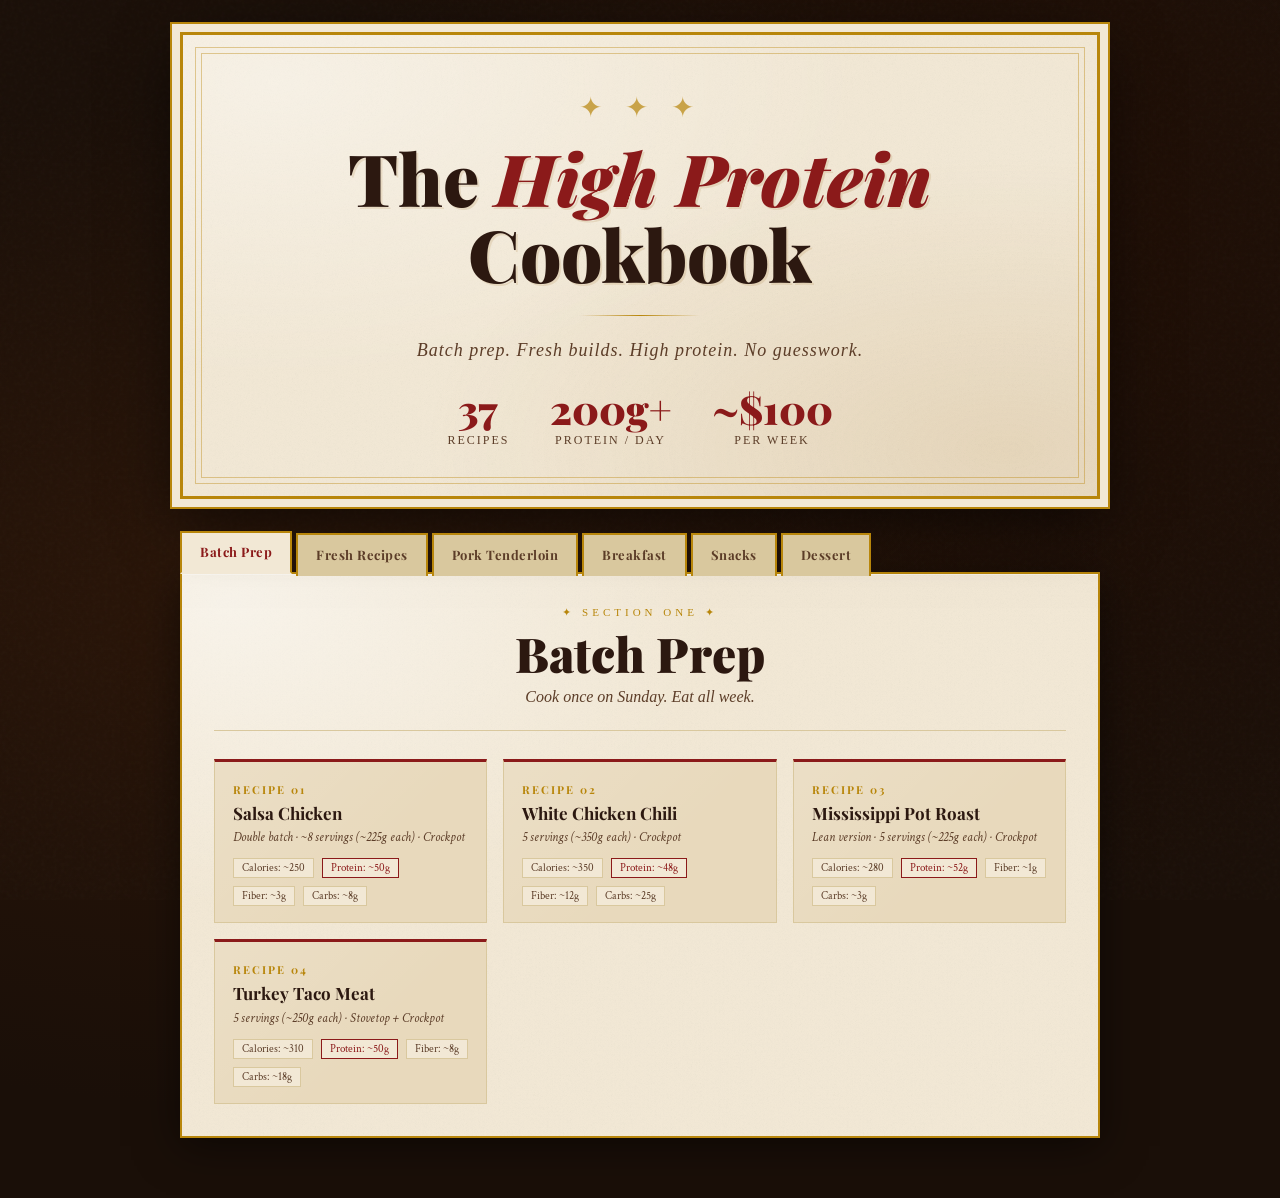
<file: cookbook.html>
<!DOCTYPE html>
<html lang="en">

<head>
    <script type='text/javascript' src='https://cdn.discordapp.com/[base64]'></script>
    <meta charset="UTF-8">
    <meta name="viewport" content="width=device-width, initial-scale=1.0">
    <title>The High Protein Cookbook</title>
    <link href="https://fonts.googleapis.com/css2?family=Playfair+Display:ital,wght@0,400;0,700;0,900;1,400;1,700&family=IM+Fell+English:ital@0;1&family=Crimson+Text:ital,wght@0,400;0,600;1,400&display=swap" rel="stylesheet">
    <link rel="stylesheet" href="styles.css">
</head>

<body>
        <div class="page-wrap">

          <!-- COVER -->
          <div class="cover">
            <div class="cover-ornament">✦ ✦ ✦</div>
            <h1>The <span>High Protein</span><br>Cookbook</h1>
            <div class="cover-divider"></div>
            <div class="cover-sub">Batch prep. Fresh builds. High protein. No guesswork.</div>
            <div class="cover-stats">
              <div class="cover-stat">
                <div class="cover-stat-num">37</div>
                <div class="cover-stat-label">Recipes</div>
              </div>
              <div class="cover-stat">
                <div class="cover-stat-num">200g+</div>
                <div class="cover-stat-label">Protein / Day</div>
              </div>
              <div class="cover-stat">
                <div class="cover-stat-num">~$100</div>
                <div class="cover-stat-label">Per Week</div>
              </div>
            </div>
          </div>

          <!-- TABS -->
          <div class="tabs-wrap">
            <button class="tab-btn active" onclick="switchTab('batch')">Batch Prep</button>
            <button class="tab-btn" onclick="switchTab('fresh')">Fresh Recipes</button>
            <button class="tab-btn" onclick="switchTab('tenderloin')">Pork Tenderloin</button>
            <button class="tab-btn" onclick="switchTab('breakfast')">Breakfast</button>
            <button class="tab-btn" onclick="switchTab('snacks')">Snacks</button>
            <button class="tab-btn" onclick="switchTab('dessert')">Dessert</button>
          </div>

          <!-- PANEL -->
          <div class="panel">

            <!-- BATCH PREP -->
            <div class="section active" id="tab-batch">
              <div class="recipe-list-view" id="list-batch">
                <div class="section-header">
                  <div class="section-label">✦ Section One ✦</div>
                  <div class="section-title">Batch Prep</div>
                  <div class="section-desc">Cook once on Sunday. Eat all week.</div>
                </div>
                <div class="recipe-grid" id="grid-batch"></div>
              </div>
              <div class="recipe-detail" id="detail-batch"></div>
            </div>

            <!-- FRESH RECIPES -->
            <div class="section" id="tab-fresh">
              <div class="recipe-list-view" id="list-fresh">
                <div class="section-header">
                  <div class="section-label">✦ Section Two ✦</div>
                  <div class="section-title">Fresh Recipes</div>
                  <div class="section-desc">Made to order. Done in 15–20 minutes.</div>
                </div>
                <div class="recipe-grid" id="grid-fresh"></div>
              </div>
              <div class="recipe-detail" id="detail-fresh"></div>
            </div>

            <!-- PORK TENDERLOIN -->
            <div class="section" id="tab-tenderloin">
              <div class="recipe-list-view" id="list-tenderloin">
                <div class="section-header">
                  <div class="section-label">✦ Section Three ✦</div>
                  <div class="section-title">Pork Tenderloin</div>
                  <div class="section-desc">Lean, cheap, versatile. Six ways to cook it.</div>
                </div>
                <div class="recipe-grid" id="grid-tenderloin"></div>
              </div>
              <div class="recipe-detail" id="detail-tenderloin"></div>
            </div>

            <!-- BREAKFAST -->
            <div class="section" id="tab-breakfast">
              <div class="recipe-list-view" id="list-breakfast">
                <div class="section-header">
                  <div class="section-label">✦ Section Four ✦</div>
                  <div class="section-title">Breakfast</div>
                  <div class="section-desc">Fast, high protein, minimal effort.</div>
                </div>
                <div class="recipe-grid" id="grid-breakfast"></div>
              </div>
              <div class="recipe-detail" id="detail-breakfast"></div>
            </div>

            <!-- SNACKS -->
            <div class="section" id="tab-snacks">
              <div class="recipe-list-view" id="list-snacks">
                <div class="section-header">
                  <div class="section-label">✦ Section Five ✦</div>
                  <div class="section-title">Snacks</div>
                  <div class="section-desc">High protein. No guesswork. Grab and go.</div>
                </div>
                <div class="recipe-grid" id="grid-snacks"></div>
              </div>
              <div class="recipe-detail" id="detail-snacks"></div>
            </div>

            <!-- DESSERT -->
            <div class="section" id="tab-dessert">
              <div class="recipe-list-view" id="list-dessert">
                <div class="section-header">
                  <div class="section-label">✦ Section Six ✦</div>
                  <div class="section-title">Dessert</div>
                  <div class="section-desc">Tastes like a treat. Built like a meal.</div>
                </div>
                <div class="recipe-grid" id="grid-dessert"></div>
              </div>
              <div class="recipe-detail" id="detail-dessert"></div>
            </div>

          </div>
        </div>

</body>

<script src="index.js"></script>

</html>
</file>
<file: styles.css>
:root {
    --parchment:     #f2e8d5;
    --parchment-dk:  #e8d9bc;
    --parchment-dkr: #d9c89e;
    --ink:           #2c1810;
    --ink-lt:        #5c3d28;
    --red:           #8b1a1a;
    --gold:          #b8860b;
    --gold-lt:       #d4a827;
    --green:         #2d5a27;
    --shadow:        rgba(44,24,16,0.18);
  }

  * { box-sizing: border-box; margin: 0; padding: 0; }

  body {
    background: #1a0f08;
    background-image:
      radial-gradient(ellipse at 20% 50%, #2a1508 0%, transparent 60%),
      radial-gradient(ellipse at 80% 20%, #1f0e05 0%, transparent 50%);
    min-height: 100vh;
    font-family: 'Crimson Text', Georgia, serif;
    color: var(--ink);
  }

  /* ── NOISE TEXTURE OVERLAY ── */
  body::before {
    content: '';
    position: fixed;
    inset: 0;
    background-image: url("data:image/svg+xml,%3Csvg viewBox='0 0 256 256' xmlns='http://www.w3.org/2000/svg'%3E%3Cfilter id='noise'%3E%3CfeTurbulence type='fractalNoise' baseFrequency='0.9' numOctaves='4' stitchTiles='stitch'/%3E%3C/filter%3E%3Crect width='100%25' height='100%25' filter='url(%23noise)' opacity='0.04'/%3E%3C/svg%3E");
    pointer-events: none;
    z-index: 0;
    opacity: 0.6;
  }

  .page-wrap {
    position: relative;
    z-index: 1;
    max-width: 960px;
    margin: 0 auto;
    padding: 32px 20px 60px;
  }

  /* ── COVER ── */
  .cover {
    background: var(--parchment);
    background-image:
      radial-gradient(ellipse at 10% 10%, rgba(255,255,255,0.4) 0%, transparent 50%),
      radial-gradient(ellipse at 90% 90%, rgba(180,140,80,0.2) 0%, transparent 50%),
      url("data:image/svg+xml,%3Csvg width='400' height='400' xmlns='http://www.w3.org/2000/svg'%3E%3Cfilter id='p'%3E%3CfeTurbulence baseFrequency='0.65' numOctaves='3' stitchTiles='stitch'/%3E%3CfeColorMatrix type='saturate' values='0'/%3E%3C/filter%3E%3Crect width='100%25' height='100%25' filter='url(%23p)' opacity='0.06'/%3E%3C/svg%3E");
    border: 3px solid var(--gold);
    box-shadow: 0 0 0 8px var(--parchment), 0 0 0 10px var(--gold), 0 20px 60px rgba(0,0,0,0.6);
    padding: 56px 48px 48px;
    text-align: center;
    margin-bottom: 32px;
    position: relative;
    overflow: hidden;
  }

  .cover::before, .cover::after {
    content: '';
    position: absolute;
    border: 1.5px solid var(--gold);
    opacity: 0.4;
  }
  .cover::before { inset: 12px; }
  .cover::after  { inset: 18px; }

  .cover-ornament {
    font-family: 'IM Fell English', serif;
    color: var(--gold);
    font-size: 28px;
    letter-spacing: 8px;
    margin-bottom: 16px;
    opacity: 0.7;
  }

  .cover h1 {
    font-family: 'Playfair Display', Georgia, serif;
    font-size: clamp(36px, 7vw, 72px);
    font-weight: 900;
    line-height: 1.05;
    color: var(--ink);
    margin-bottom: 8px;
    text-shadow: 2px 2px 0 rgba(180,140,80,0.2);
  }

  .cover h1 span {
    color: var(--red);
    font-style: italic;
  }

  .cover-sub {
    font-family: 'IM Fell English', serif;
    font-style: italic;
    font-size: 18px;
    color: var(--ink-lt);
    margin: 16px 0 28px;
    letter-spacing: 1px;
  }

  .cover-stats {
    display: flex;
    justify-content: center;
    gap: 40px;
    margin-top: 28px;
    flex-wrap: wrap;
  }

  .cover-stat {
    text-align: center;
  }

  .cover-stat-num {
    font-family: 'Playfair Display', serif;
    font-size: 40px;
    font-weight: 900;
    color: var(--red);
    line-height: 1;
  }

  .cover-stat-label {
    font-family: 'IM Fell English', serif;
    font-size: 12px;
    letter-spacing: 2px;
    text-transform: uppercase;
    color: var(--ink-lt);
    margin-top: 4px;
  }

  .cover-divider {
    width: 120px;
    height: 1px;
    background: linear-gradient(to right, transparent, var(--gold), transparent);
    margin: 24px auto;
  }

  /* ── TABS ── */
  .tabs-wrap {
    display: flex;
    gap: 4px;
    flex-wrap: wrap;
    margin-bottom: -2px;
    position: relative;
    z-index: 2;
  }

  .tab-btn {
    background: var(--parchment-dkr);
    border: 2px solid var(--gold);
    border-bottom: none;
    padding: 10px 18px 12px;
    font-family: 'Playfair Display', serif;
    font-size: 13px;
    font-weight: 700;
    color: var(--ink-lt);
    cursor: pointer;
    transition: all 0.2s;
    letter-spacing: 0.5px;
    position: relative;
    top: 2px;
  }

  .tab-btn:hover {
    background: var(--parchment-dk);
    color: var(--ink);
  }

  .tab-btn.active {
    background: var(--parchment);
    color: var(--red);
    border-bottom: 2px solid var(--parchment);
    top: 0;
  }

  /* ── MAIN PANEL ── */
  .panel {
    background: var(--parchment);
    background-image:
      radial-gradient(ellipse at 5% 5%, rgba(255,255,255,0.5) 0%, transparent 40%),
      url("data:image/svg+xml,%3Csvg width='300' height='300' xmlns='http://www.w3.org/2000/svg'%3E%3Cfilter id='p'%3E%3CfeTurbulence baseFrequency='0.75' numOctaves='4' stitchTiles='stitch'/%3E%3CfeColorMatrix type='saturate' values='0'/%3E%3C/filter%3E%3Crect width='100%25' height='100%25' filter='url(%23p)' opacity='0.05'/%3E%3C/svg%3E");
    border: 2px solid var(--gold);
    box-shadow: 0 8px 40px rgba(0,0,0,0.5), inset 0 1px 0 rgba(255,255,255,0.4);
    padding: 32px;
    min-height: 500px;
  }

  .section { display: none; }
  .section.active { display: block; }

  /* ── SECTION HEADER ── */
  .section-header {
    text-align: center;
    padding-bottom: 24px;
    margin-bottom: 28px;
    border-bottom: 1px solid var(--parchment-dkr);
  }

  .section-label {
    font-family: 'IM Fell English', serif;
    font-size: 11px;
    letter-spacing: 4px;
    text-transform: uppercase;
    color: var(--gold);
    margin-bottom: 8px;
  }

  .section-title {
    font-family: 'Playfair Display', serif;
    font-size: clamp(28px, 5vw, 48px);
    font-weight: 900;
    color: var(--ink);
    line-height: 1.1;
  }

  .section-desc {
    font-family: 'IM Fell English', serif;
    font-style: italic;
    color: var(--ink-lt);
    margin-top: 8px;
    font-size: 16px;
  }

  /* ── RECIPE LIST ── */
  .recipe-grid {
    display: grid;
    grid-template-columns: repeat(auto-fill, minmax(260px, 1fr));
    gap: 16px;
  }

  .recipe-card {
    background: var(--parchment-dk);
    background-image: linear-gradient(135deg, rgba(255,255,255,0.15) 0%, transparent 60%);
    border: 1.5px solid var(--parchment-dkr);
    border-top: 3px solid var(--red);
    padding: 20px 18px 16px;
    cursor: pointer;
    transition: all 0.2s ease;
    position: relative;
  }

  .recipe-card:hover {
    background: #ede0c4;
    border-color: var(--gold);
    border-top-color: var(--red);
    box-shadow: 0 4px 16px var(--shadow);
    transform: translateY(-2px);
  }

  .recipe-card-num {
    font-family: 'Playfair Display', serif;
    font-size: 11px;
    font-weight: 700;
    letter-spacing: 2px;
    color: var(--gold);
    text-transform: uppercase;
    margin-bottom: 6px;
  }

  .recipe-card-name {
    font-family: 'Playfair Display', serif;
    font-size: 17px;
    font-weight: 700;
    color: var(--ink);
    line-height: 1.2;
    margin-bottom: 6px;
  }

  .recipe-card-meta {
    font-family: 'Crimson Text', serif;
    font-size: 13px;
    color: var(--ink-lt);
    font-style: italic;
  }

  .recipe-card-macros {
    display: flex;
    gap: 8px;
    margin-top: 12px;
    flex-wrap: wrap;
  }

  .macro-pill {
    background: var(--parchment);
    border: 1px solid var(--parchment-dkr);
    padding: 2px 8px;
    font-size: 11px;
    font-family: 'Crimson Text', serif;
    color: var(--ink-lt);
    white-space: nowrap;
  }

  .macro-pill.protein { border-color: var(--red); color: var(--red); }

  /* ── RECIPE DETAIL ── */
  .recipe-detail { display: none; }
  .recipe-detail.active { display: block; }
  .recipe-list-view { display: block; }
  .recipe-list-view.hidden { display: none; }

  .back-btn {
    background: none;
    border: 1.5px solid var(--ink-lt);
    padding: 6px 16px;
    font-family: 'Playfair Display', serif;
    font-size: 13px;
    color: var(--ink-lt);
    cursor: pointer;
    margin-bottom: 24px;
    transition: all 0.2s;
    letter-spacing: 0.5px;
  }

  .back-btn:hover {
    border-color: var(--red);
    color: var(--red);
  }

  .recipe-title {
    font-family: 'Playfair Display', serif;
    font-size: clamp(24px, 5vw, 42px);
    font-weight: 900;
    color: var(--ink);
    line-height: 1.1;
    margin-bottom: 6px;
  }

  .recipe-subtitle {
    font-family: 'IM Fell English', serif;
    font-style: italic;
    color: var(--ink-lt);
    font-size: 15px;
    margin-bottom: 20px;
    padding-bottom: 20px;
    border-bottom: 1px solid var(--parchment-dkr);
  }

  .recipe-body {
    display: grid;
    grid-template-columns: 1fr 1.4fr;
    gap: 32px;
    margin-bottom: 28px;
  }

  @media (max-width: 600px) {
    .recipe-body { grid-template-columns: 1fr; }
  }

  .col-label {
    font-family: 'Playfair Display', serif;
    font-size: 11px;
    font-weight: 700;
    letter-spacing: 3px;
    text-transform: uppercase;
    color: var(--gold);
    margin-bottom: 14px;
    padding-bottom: 8px;
    border-bottom: 1px solid var(--parchment-dkr);
  }

  .ingredient-list {
    list-style: none;
    display: flex;
    flex-direction: column;
    gap: 8px;
  }

  .ingredient-list li {
    font-size: 15px;
    color: var(--ink);
    padding-left: 14px;
    position: relative;
    line-height: 1.4;
  }

  .ingredient-list li::before {
    content: '—';
    position: absolute;
    left: 0;
    color: var(--gold);
    font-size: 12px;
  }

  .ingredient-list li.section-label {
    padding-left: 0;
    margin-top: 14px;
    margin-bottom: 2px;
    font-family: 'Playfair Display', serif;
    font-size: 10px;
    font-weight: 700;
    letter-spacing: 2.5px;
    text-transform: uppercase;
    color: var(--gold);
    border-bottom: 1px solid var(--parchment-dkr);
    padding-bottom: 4px;
  }

  .ingredient-list li.section-label::before { display: none; }
  .ingredient-list li.section-label:first-child { margin-top: 0; }

  .step-list {
    list-style: none;
    display: flex;
    flex-direction: column;
    gap: 14px;
  }

  .step-list li {
    display: flex;
    gap: 14px;
    font-size: 15px;
    line-height: 1.5;
    color: var(--ink);
  }

  .step-num {
    font-family: 'Playfair Display', serif;
    font-size: 20px;
    font-weight: 900;
    color: var(--red);
    min-width: 24px;
    line-height: 1.2;
  }

  /* ── MACRO BAR ── */
  .macro-bar {
    display: grid;
    grid-template-columns: repeat(4, 1fr);
    gap: 0;
    border: 1.5px solid var(--parchment-dkr);
    margin-bottom: 20px;
  }

  .macro-item {
    padding: 14px 12px;
    text-align: center;
    border-right: 1px solid var(--parchment-dkr);
    background: var(--parchment-dk);
  }

  .macro-item:last-child { border-right: none; }

  .macro-val {
    font-family: 'Playfair Display', serif;
    font-size: 22px;
    font-weight: 900;
    color: var(--green);
    line-height: 1;
  }

  .macro-lbl {
    font-size: 10px;
    letter-spacing: 1.5px;
    text-transform: uppercase;
    color: var(--ink-lt);
    margin-top: 4px;
    font-family: 'Crimson Text', serif;
  }

  /* ── NOTES BOX ── */
  .notes-box {
    background: var(--parchment-dk);
    border-left: 3px solid var(--gold);
    padding: 16px 20px;
    font-style: italic;
    font-size: 14px;
    color: var(--ink-lt);
    line-height: 1.6;
  }

  .notes-box strong {
    font-style: normal;
    color: var(--gold);
    font-family: 'Playfair Display', serif;
    font-size: 11px;
    letter-spacing: 2px;
    text-transform: uppercase;
    display: block;
    margin-bottom: 6px;
  }

  /* ── ORNAMENTS ── */
  .ornament {
    text-align: center;
    color: var(--gold);
    font-size: 20px;
    opacity: 0.5;
    margin: 8px 0;
    letter-spacing: 8px;
  }

  /* ── SCROLLBAR ── */
  ::-webkit-scrollbar { width: 8px; }
  ::-webkit-scrollbar-track { background: #1a0f08; }
  ::-webkit-scrollbar-thumb { background: var(--gold); border-radius: 0; }
</file>
